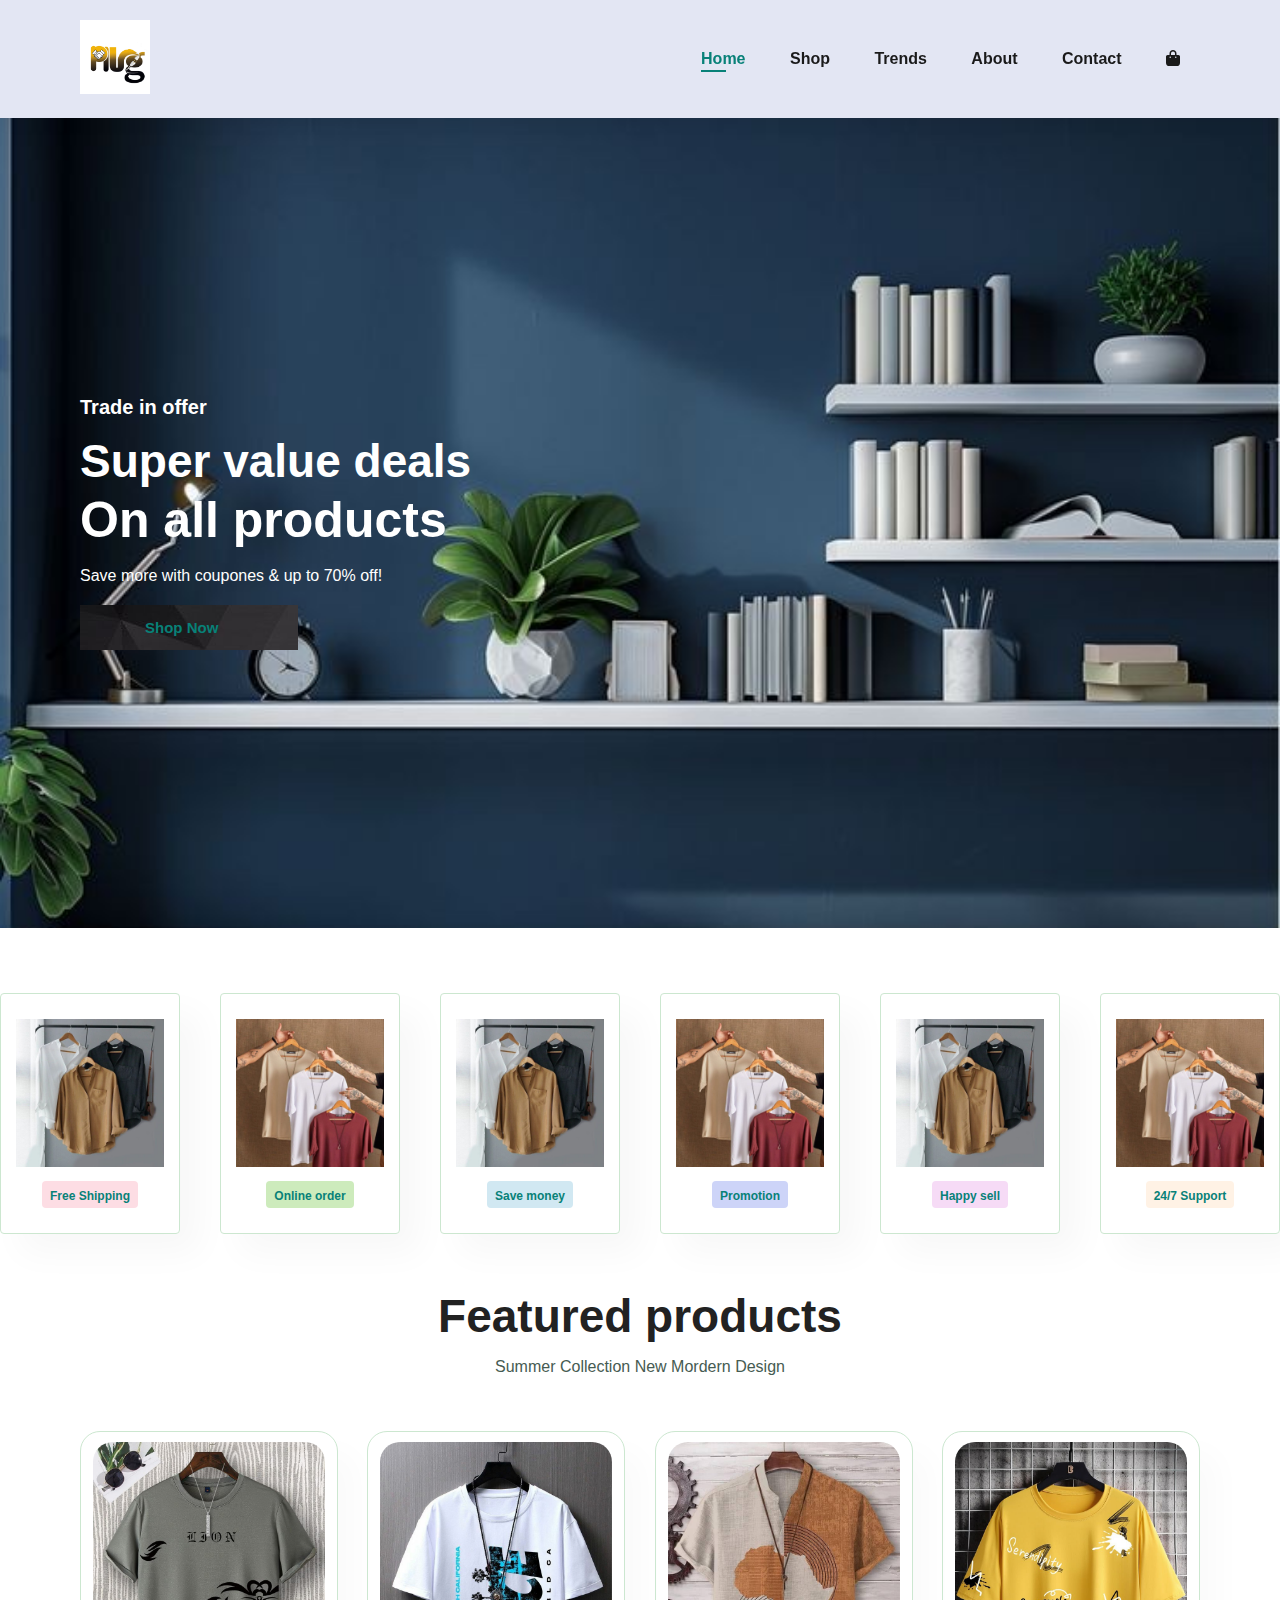
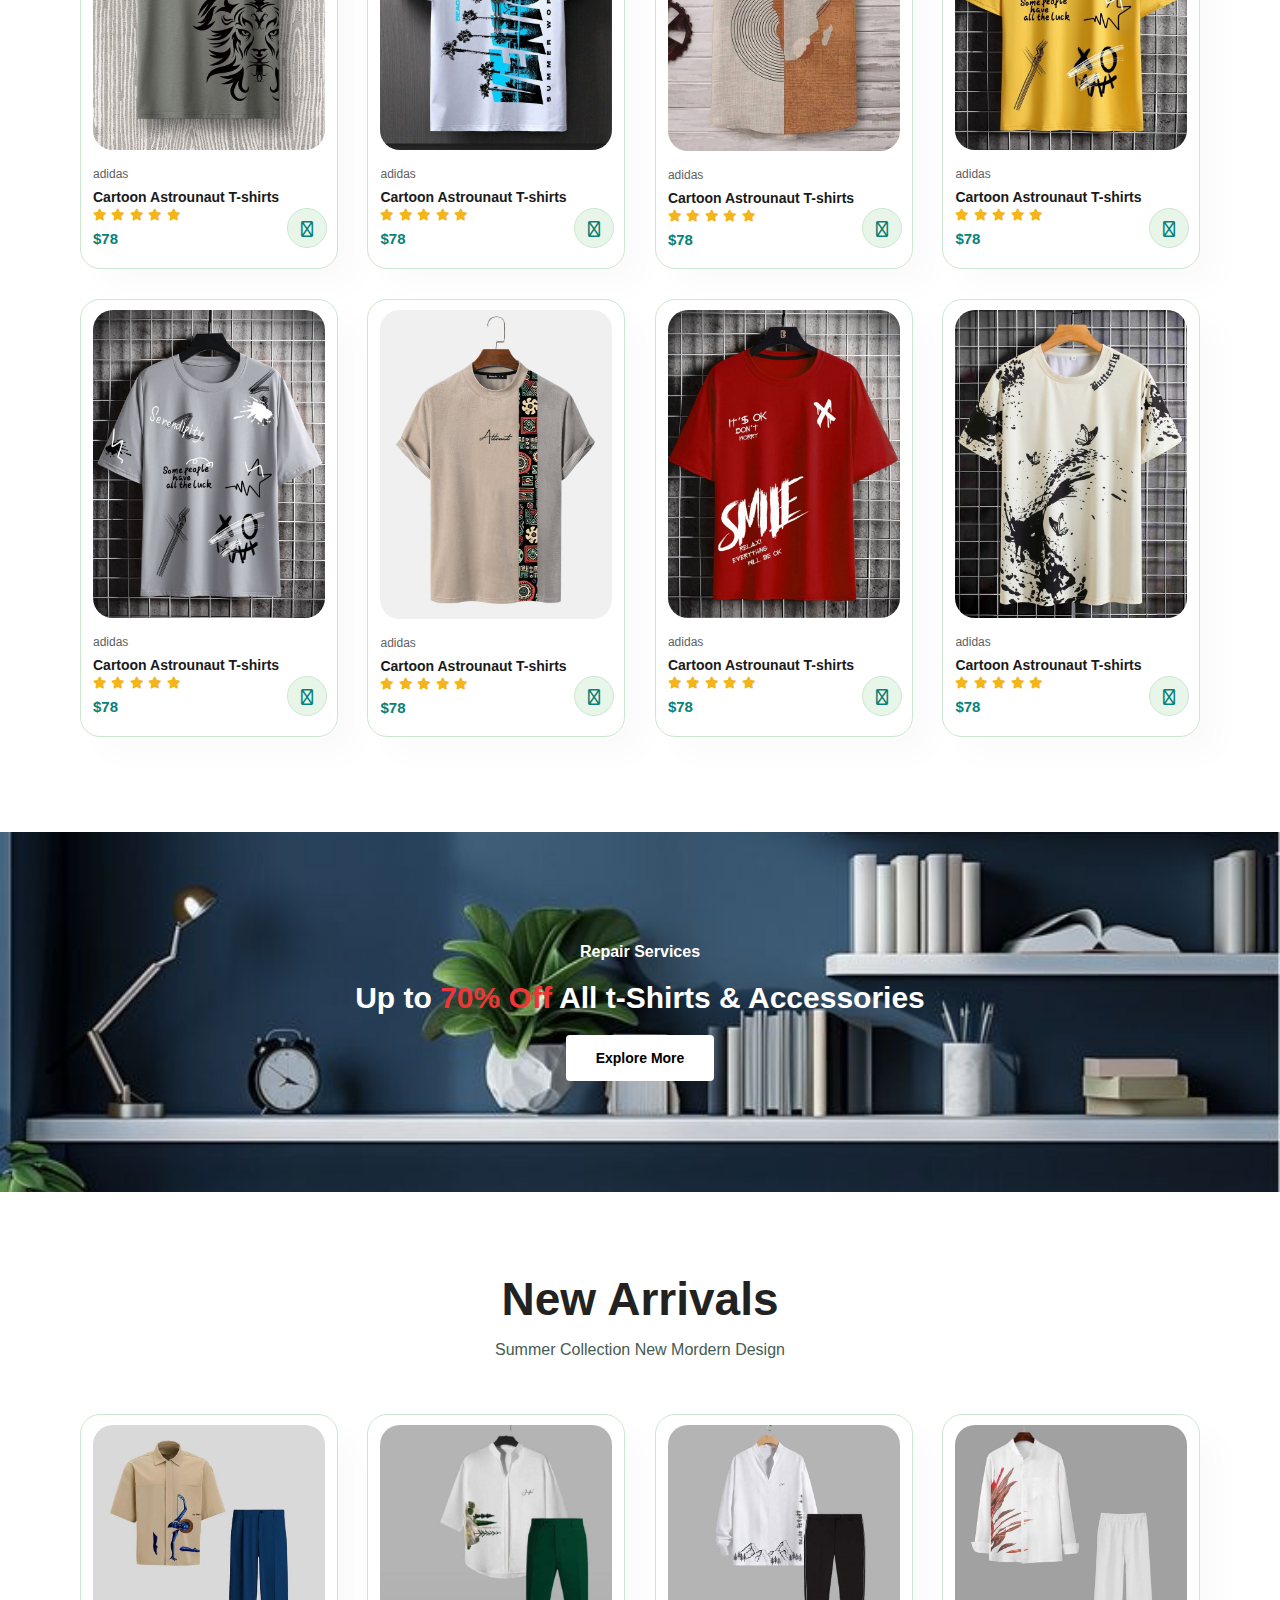
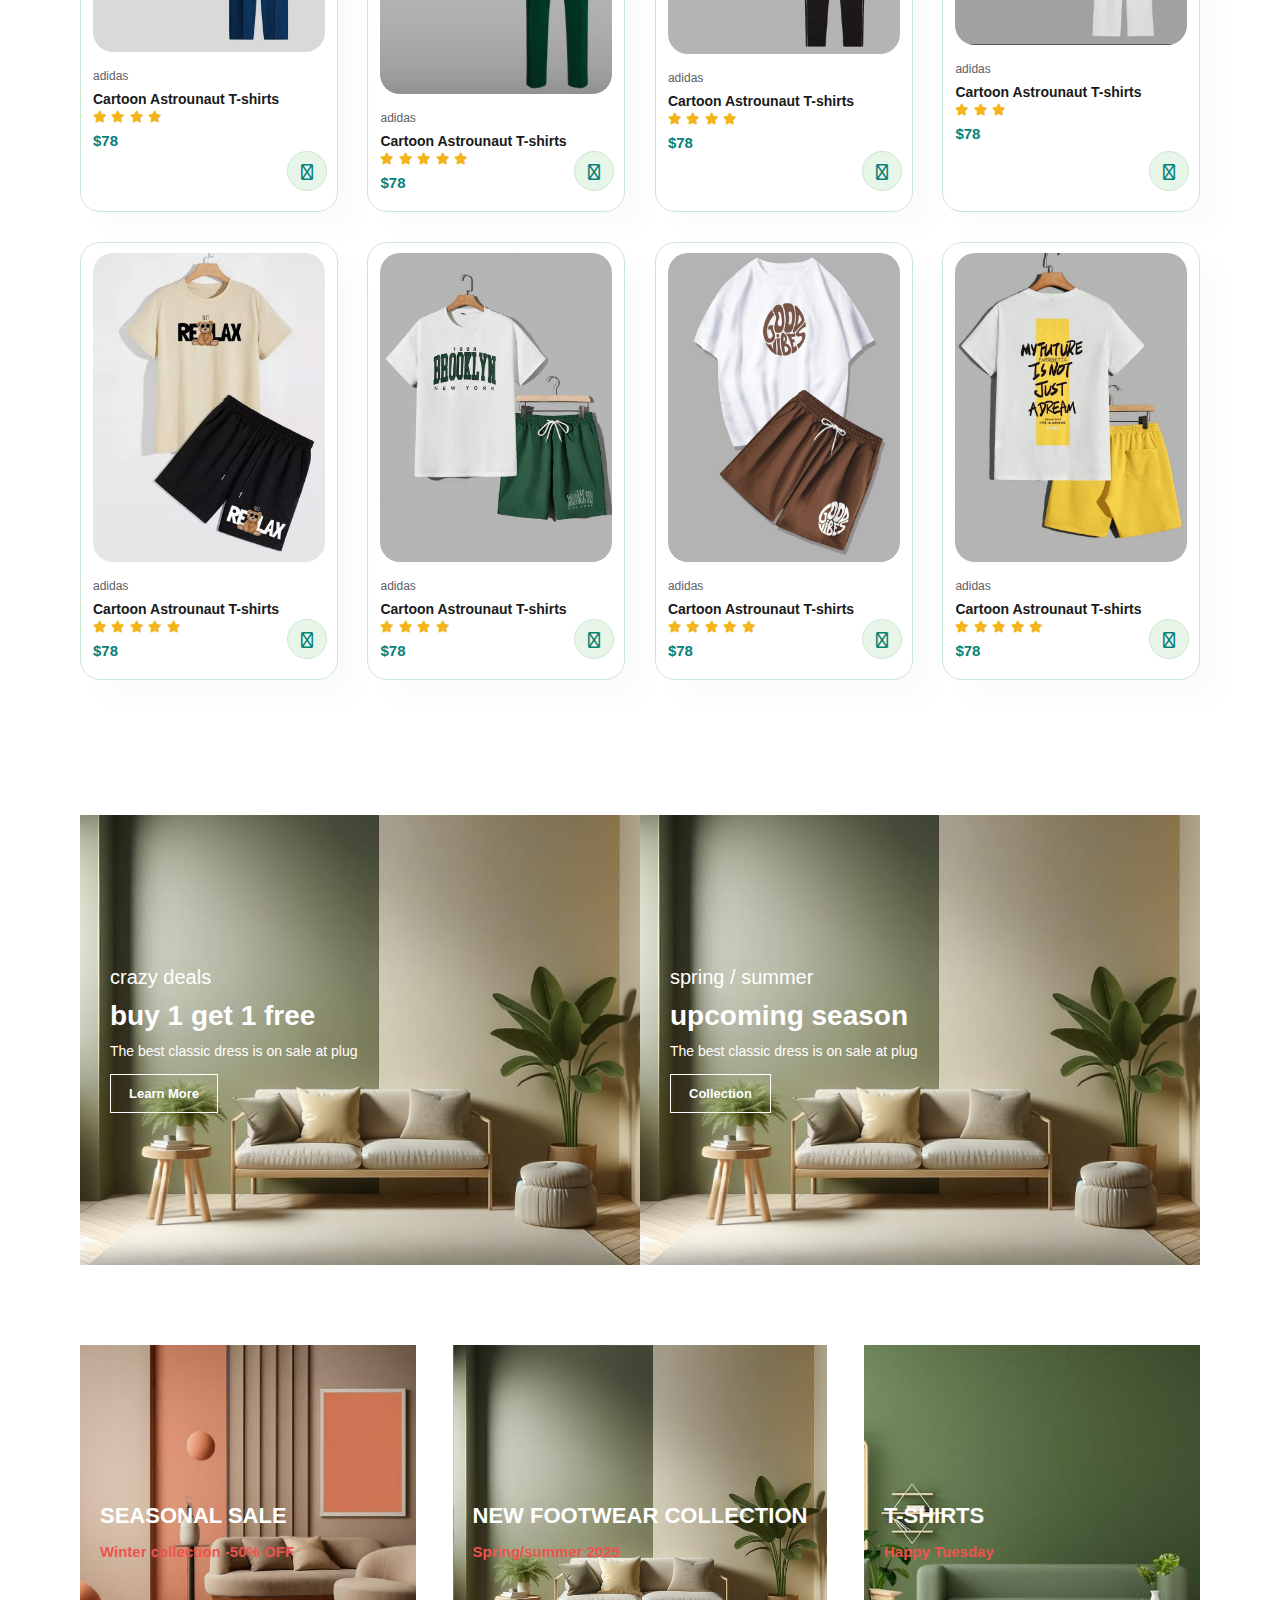
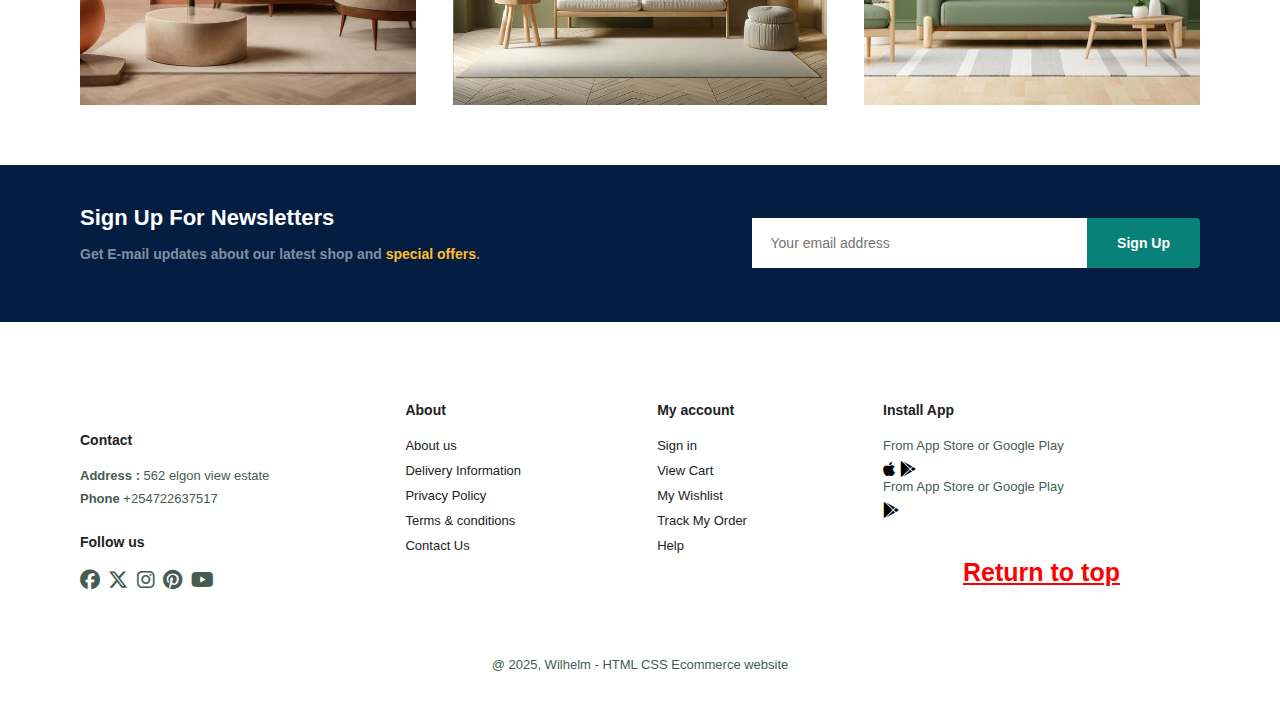
<file: index.html>
<!DOCTYPE html>
<html lang="en">
  <head>
    <meta charset="UTF-8" />
    <meta name="viewport" content="width=device-width, initial-scale=1.0" />
    <title>Document</title>
    <link rel="stylesheet" href="index.css" />
    <link
      rel="stylesheet"
      href="https://cdnjs.cloudflare.com/ajax/libs/font-awesome/6.7.2/css/all.min.css"
      integrity="sha512-Evv84Mr4kqVGRNSgIGL/F/aIDqQb7xQ2vcrdIwxfjThSH8CSR7PBEakCr51Ck+w+/U6swU2Im1vVX0SVk9ABhg=="
      crossorigin="anonymous"
      referrerpolicy="no-referrer"
    />
  </head>
  <body  id="top">
    <section id="header">
      <a href="#"><img src="New folder/IMG-20250320-WA0007.jpg" class="logo" alt="" /></a>

      <div>
        <ul id="navbar">
          <li><a class="active" href="index.html">Home</a></li>
          <li><a href="shop.html">Shop</a></li>
          <li><a href="blog.html">Trends</a></li>
          <li><a href="about.html">About</a></li>
          <li><a href="contact.html">Contact</a></li>
          <li id="lg-bag">
            <a href="cart.html"><i class="fas fa-shopping-bag"></i></a>
          </li>
          <i class="fas fa-close" onclick="closenavbar()"></i>
        </ul>
        <i class="fas fa-bars" onclick="opennavbar()"></i>
      </div>
      
    </section>

    <section id="hero">
      <h4>Trade in offer</h4>
      <h2>Super value deals</h2>
      <h1>On all products</h1>
      <p>Save more with coupones & up to 70% off!</p>
      <a href="shop.html"><button type="button">Shop Now</button></a>
    </section>

    <section id="feature" class=".section-p1">
      <div class="fe-box">
        <img src="images/82c371cc2365a70d86ba9ce78732a491.jpg" alt="" />
        <h6>Free Shipping</h6>
      </div>

      <div class="fe-box">
        <img src="images/006312136d860e735d84d9a170559c58.jpg" alt="" />
        <h6>Online order</h6>
      </div>

      <div class="fe-box">
        <img src="images/82c371cc2365a70d86ba9ce78732a491.jpg" alt="" />
        <h6>Save money</h6>
      </div>

      <div class="fe-box">
        <img src="images/006312136d860e735d84d9a170559c58.jpg" alt="" />
        <h6>Promotion</h6>
      </div>

      <div class="fe-box">
        <img src="images/82c371cc2365a70d86ba9ce78732a491.jpg" alt="" />
        <h6>Happy sell</h6>
      </div>

      <div class="fe-box">
        <img src="images/006312136d860e735d84d9a170559c58.jpg" alt="" />
        <h6>24/7 Support</h6>
      </div>
    </section>

    <section id="product1" class="section-p1">
      <h2>Featured products</h2>
      <p>Summer Collection New Mordern Design</p>
      <div class="pro-container">
        <div class="pro">
          <img src="images/items/49f941446bbf79f693f2b342c8b84b5a.jpg" alt="" />
          <div class="des">
            <span>adidas</span>
            <h5>Cartoon Astrounaut T-shirts</h5>
            <div class="star">
              <i class="fas fa-star"></i>
              <i class="fas fa-star"></i>
              <i class="fas fa-star"></i>
              <i class="fas fa-star"></i>
              <i class="fas fa-star"></i>
            </div>
            <h4>$78</h4>
          </div>
          <a href="#"> <i class="fa-solid fa-cart-shopping"></i></i></a>
        </div>

        <div class="pro">
          <img src="images/items/67a09d58fefe2c8affa83d279270f108.jpg" alt="" />
          <div class="des">
            <span>adidas</span>
            <h5>Cartoon Astrounaut T-shirts</h5>
            <div class="star">
              <i class="fas fa-star"></i>
              <i class="fas fa-star"></i>
              <i class="fas fa-star"></i>
              <i class="fas fa-star"></i>
              <i class="fas fa-star"></i>
            </div>
            <h4>$78</h4>
          </div>
          <a href="#"> <i class="fa-solid fa-cart-shopping"></i></i></a>
        </div>

        <div class="pro">
          <img src="images/items/91ab5490273f45a5dd3f5c709ac87e6a.jpg" alt="" />
          <div class="des">
            <span>adidas</span>
            <h5>Cartoon Astrounaut T-shirts</h5>
            <div class="star">
              <i class="fas fa-star"></i>
              <i class="fas fa-star"></i>
              <i class="fas fa-star"></i>
              <i class="fas fa-star"></i>
              <i class="fas fa-star"></i>
            </div>
            <h4>$78</h4>
          </div>
          <a href="#"> <i class="fa-solid fa-cart-shopping"></i></i></a>
        </div>

        <div class="pro">
          <img src="images/items/139f055c83cf4f3e94538fe0b4fdb45c.jpg" alt="" />
          <div class="des">
            <span>adidas</span>
            <h5>Cartoon Astrounaut T-shirts</h5>
            <div class="star">
              <i class="fas fa-star"></i>
              <i class="fas fa-star"></i>
              <i class="fas fa-star"></i>
              <i class="fas fa-star"></i>
              <i class="fas fa-star"></i>
            </div>
            <h4>$78</h4>
          </div>
          <a href="#"> <i class="fa-solid fa-cart-shopping"></i></i></a>
        </div>

        <div class="pro">
          <img src="images/items/01955d39d51b112fe5095e9e1629efa8.jpg" alt="" />
          <div class="des">
            <span>adidas</span>
            <h5>Cartoon Astrounaut T-shirts</h5>
            <div class="star">
              <i class="fas fa-star"></i>
              <i class="fas fa-star"></i>
              <i class="fas fa-star"></i>
              <i class="fas fa-star"></i>
              <i class="fas fa-star"></i>
            </div>
            <h4>$78</h4>
          </div>
          <a href="#"> <i class="fa-solid fa-cart-shopping"></i></i></a>
        </div>

        <div class="pro">
          <img src="images/items/3824b281c386fa011e59f5a3dade0943.jpg" alt="" />
          <div class="des">
            <span>adidas</span>
            <h5>Cartoon Astrounaut T-shirts</h5>
            <div class="star">
              <i class="fas fa-star"></i>
              <i class="fas fa-star"></i>
              <i class="fas fa-star"></i>
              <i class="fas fa-star"></i>
              <i class="fas fa-star"></i>
            </div>
            <h4>$78</h4>
          </div>
          <a href="#"> <i class="fa-solid fa-cart-shopping"></i></i></a>
        </div>

        <div class="pro">
          <img src="images/items/9571905974fe905af642ba9847959014.jpg" alt="" />
          <div class="des">
            <span>adidas</span>
            <h5>Cartoon Astrounaut T-shirts</h5>
            <div class="star">
              <i class="fas fa-star"></i>
              <i class="fas fa-star"></i>
              <i class="fas fa-star"></i>
              <i class="fas fa-star"></i>
              <i class="fas fa-star"></i>
            </div>
            <h4>$78</h4>
          </div>
          <a href="#"> <i class="fa-solid fa-cart-shopping"></i></i></a>
        </div>

        <div class="pro">
          <img src="images/items/ab50876f97f1d1519dfd90c18f965ed8.jpg" alt="" />
          <div class="des">
            <span>adidas</span>
            <h5>Cartoon Astrounaut T-shirts</h5>
            <div class="star">
              <i class="fas fa-star"></i>
              <i class="fas fa-star"></i>
              <i class="fas fa-star"></i>
              <i class="fas fa-star"></i>
              <i class="fas fa-star"></i>
            </div>
            <h4>$78</h4>
          </div>
          <a href="#"> <i class="fa-solid fa-cart-shopping"></i></i></a>
        </div>
      </div>
    </section>

    <section id="banner" class="section-m1">
      <h4>Repair Services</h4>
      <h2>Up to <span>70% Off</span> All t-Shirts & Accessories</h2>
      <button class="normal">Explore More</button>
    </section>

    <section id="product1" class="section-p1">
      <h2 id="New arrivals">New Arrivals</h2>
      <p>Summer Collection New Mordern Design</p>
      <div class="pro-container">
        <div class="pro">
          <img src="images/items/547cd8625b354c11681573c158da3051.jpg" alt="" />
          <div class="des">
            <span>adidas</span>
            <h5>Cartoon Astrounaut T-shirts</h5>
            <div class="star">
              <i class="fas fa-star"></i>
              <i class="fas fa-star"></i>
              <i class="fas fa-star"></i>
              <i class="fas fa-star"></i>
              
            </div>
            <h4>$78</h4>
          </div>
          <a href="#"> <i class="fa-solid fa-cart-shopping"></i></i></a>
        </div>

        <div class="pro">
          <img src="images/items/c547ac1c3d0c8dbd5b3289a402c7742c.jpg" alt="" />
          <div class="des">
            <span>adidas</span>
            <h5>Cartoon Astrounaut T-shirts</h5>
            <div class="star">
              <i class="fas fa-star"></i>
              <i class="fas fa-star"></i>
              <i class="fas fa-star"></i>
              <i class="fas fa-star"></i>
              <i class="fas fa-star"></i>
            </div>
            <h4>$78</h4>
          </div>
          <a href="#"> <i class="fa-solid fa-cart-shopping"></i></i></a>
        </div>

        <div class="pro">
          <img src="images/items/d1a7f74d4616b3ea78e776bd319c7599.jpg" alt="" />
          <div class="des">
            <span>adidas</span>
            <h5>Cartoon Astrounaut T-shirts</h5>
            <div class="star">
              <i class="fas fa-star"></i>
              <i class="fas fa-star"></i>
              <i class="fas fa-star"></i>
              <i class="fas fa-star"></i>
              
            </div>
            <h4>$78</h4>
          </div>
          <a href="#"> <i class="fa-solid fa-cart-shopping"></i></i></a>
        </div>

        <div class="pro">
          <img src="images/items/e8229eead480d34121d95b8d383d056b.jpg" alt="" />
          <div class="des">
            <span>adidas</span>
            <h5>Cartoon Astrounaut T-shirts</h5>
            <div class="star">
              <i class="fas fa-star"></i>
              <i class="fas fa-star"></i>
              <i class="fas fa-star"></i>
              
            </div>
            <h4>$78</h4>
          </div>
          <a href="#"> <i class="fa-solid fa-cart-shopping"></i></i></a>
        </div>

        <div class="pro">
          <img src="images/items/ce0497e7260c0280c4b4e96364c930cc.jpg" alt="" />
          <div class="des">
            <span>adidas</span>
            <h5>Cartoon Astrounaut T-shirts</h5>
            <div class="star">
              <i class="fas fa-star"></i>
              <i class="fas fa-star"></i>
              <i class="fas fa-star"></i>
              <i class="fas fa-star"></i>
              <i class="fas fa-star"></i>
            </div>
            <h4>$78</h4>
          </div>
          <a href="#"> <i class="fa-solid fa-cart-shopping"></i></i></a>
        </div>

        <div class="pro">
          <img src="images/items/d0a0fcceccb724f5223926584463c67f.jpg" alt="" />
          <div class="des">
            <span>adidas</span>
            <h5>Cartoon Astrounaut T-shirts</h5>
            <div class="star">
              <i class="fas fa-star"></i>
              <i class="fas fa-star"></i>
              <i class="fas fa-star"></i>
              <i class="fas fa-star"></i>
              
            </div>
            <h4>$78</h4>
          </div>
          <a href="#"> <i class="fa-solid fa-cart-shopping"></i></i></a>
        </div>

        <div class="pro">
          <img src="images/items/f87e9e29f05328022d3445b0840c00be.jpg" alt="" />
          <div class="des">
            <span>adidas</span>
            <h5>Cartoon Astrounaut T-shirts</h5>
            <div class="star">
              <i class="fas fa-star"></i>
              <i class="fas fa-star"></i>
              <i class="fas fa-star"></i>
              <i class="fas fa-star"></i>
              <i class="fas fa-star"></i>
            </div>
            <h4>$78</h4>
          </div>
          <a href="#"> <i class="fa-solid fa-cart-shopping"></i></i></a>
        </div>

        <div class="pro">
          <img src="images/items/836aaa905ef601c814c98ddda81eee5c.jpg" alt="" />
          <div class="des">
            <span>adidas</span>
            <h5>Cartoon Astrounaut T-shirts</h5>
            <div class="star">
              <i class="fas fa-star"></i>
              <i class="fas fa-star"></i>
              <i class="fas fa-star"></i>
              <i class="fas fa-star"></i>
              <i class="fas fa-star"></i>
            </div>
            <h4>$78</h4>
          </div>
          <a href="#"> <i class="fa-solid fa-cart-shopping"></i></i></a>
        </div>
      </div>
    </section>

    <section  class="section-p1 section-m1 ">
    <div id="sm-banner">
      <div class="banner-box">
        <h4>crazy deals</h4>
        <h2>buy 1 get 1 free</h2>
        <span>The best classic dress is on sale at plug</span>
        <button class="white">Learn More</button>
      </div>

      <div class="banner-box banner-box2">
        <h4>spring / summer</h4>
        <h2>upcoming season</h2>
        <span>The best classic dress is on sale at plug</span>
        <button class="white">Collection</button>
      </div>
    </div>
    </section>

    <section id="banner3">
      <div class="banner-box">
        <h2>SEASONAL SALE</h2>
        <h3>Winter collection -50% OFF</h3>
      </div>

      <div class="banner-box banner-box2">
        <h2>NEW FOOTWEAR COLLECTION</h2>
        <h3>Spring/summer 2025</h3>
      </div>

      <div class="banner-box banner-box3">
        <h2>T-SHIRTS</h2>
        <h3>Happy Tuesday</h3>
      </div>
    </section>

    <section id="newsletter" class="section-p1 section-m1">
      <div class="newstext">
        <h4>Sign Up For Newsletters</h4>
        <p>
          Get E-mail updates about our latest shop and
          <span>special offers</span>.
        </p>
      </div>
      <div class="form">
        <input type="text" placeholder="Your email address" />
        <button class="normal">Sign Up</button>
      </div>
    </section>

    <footer class="section-p1">
      <div class="col">
        <img class="logo" alt="" />
        <h4>Contact</h4>
        <p><strong>Address :</strong> 562 elgon view estate</p>
        <p><strong>Phone</strong> +254722637517</p>
        <div class="follow">
          <h4>Follow us</h4>
          <div class="icon">
            <a href="https://www.facebook.com"><i class="fab fa-facebook"></i></a>
            <a href="https://www.x.com"><i class="fa-brands fa-x-twitter"></i></a>
            <a href="https://www.instagram.com"><i class="fa-brands fa-instagram"></i></a>
            <a href="https://www.pinterest.com"><i class="fa-brands fa-pinterest"></i></a>
            <a href="https://www.youtube.com"><i class="fab fa-youtube"></i></a>
          </div>
        </div>
      </div>

      <div class="col">
        <h4>About</h4>
        <a href="#">About us</a>
        <a href="#">Delivery Information</a>
        <a href="#">Privacy Policy</a>
        <a href="#">Terms & conditions</a>
        <a href="#">Contact Us</a>
      </div>

      <div class="col">
        <h4>My account</h4>
        <a href="#">Sign in </a>
        <a href="#">View Cart</a>
        <a href="#">My Wishlist</a>
        <a href="#">Track My Order</a>
        <a href="#">Help</a>
      </div>

      <div class="col install">
        <h4>Install App</h4>
        <p>From App Store or Google Play</p>
        <div class="row">
          <i class="fa-brands fa-apple"></i>
          <i class="fa-brands fa-google-play"></i>
        </div>
        <p>From App Store or Google Play</p>
        <i class="fa-brands fa-google-play"></i>
        <a href="#top" class="Returntop section-p1">Return to top</a>
        
      </div>

      <div class="copyright">
        <p>@ 2025, Wilhelm - HTML CSS Ecommerce website</p>
      </div>
    </footer>

   <script src="index.js"></script>

   
   
  </body>
</html>
</file>
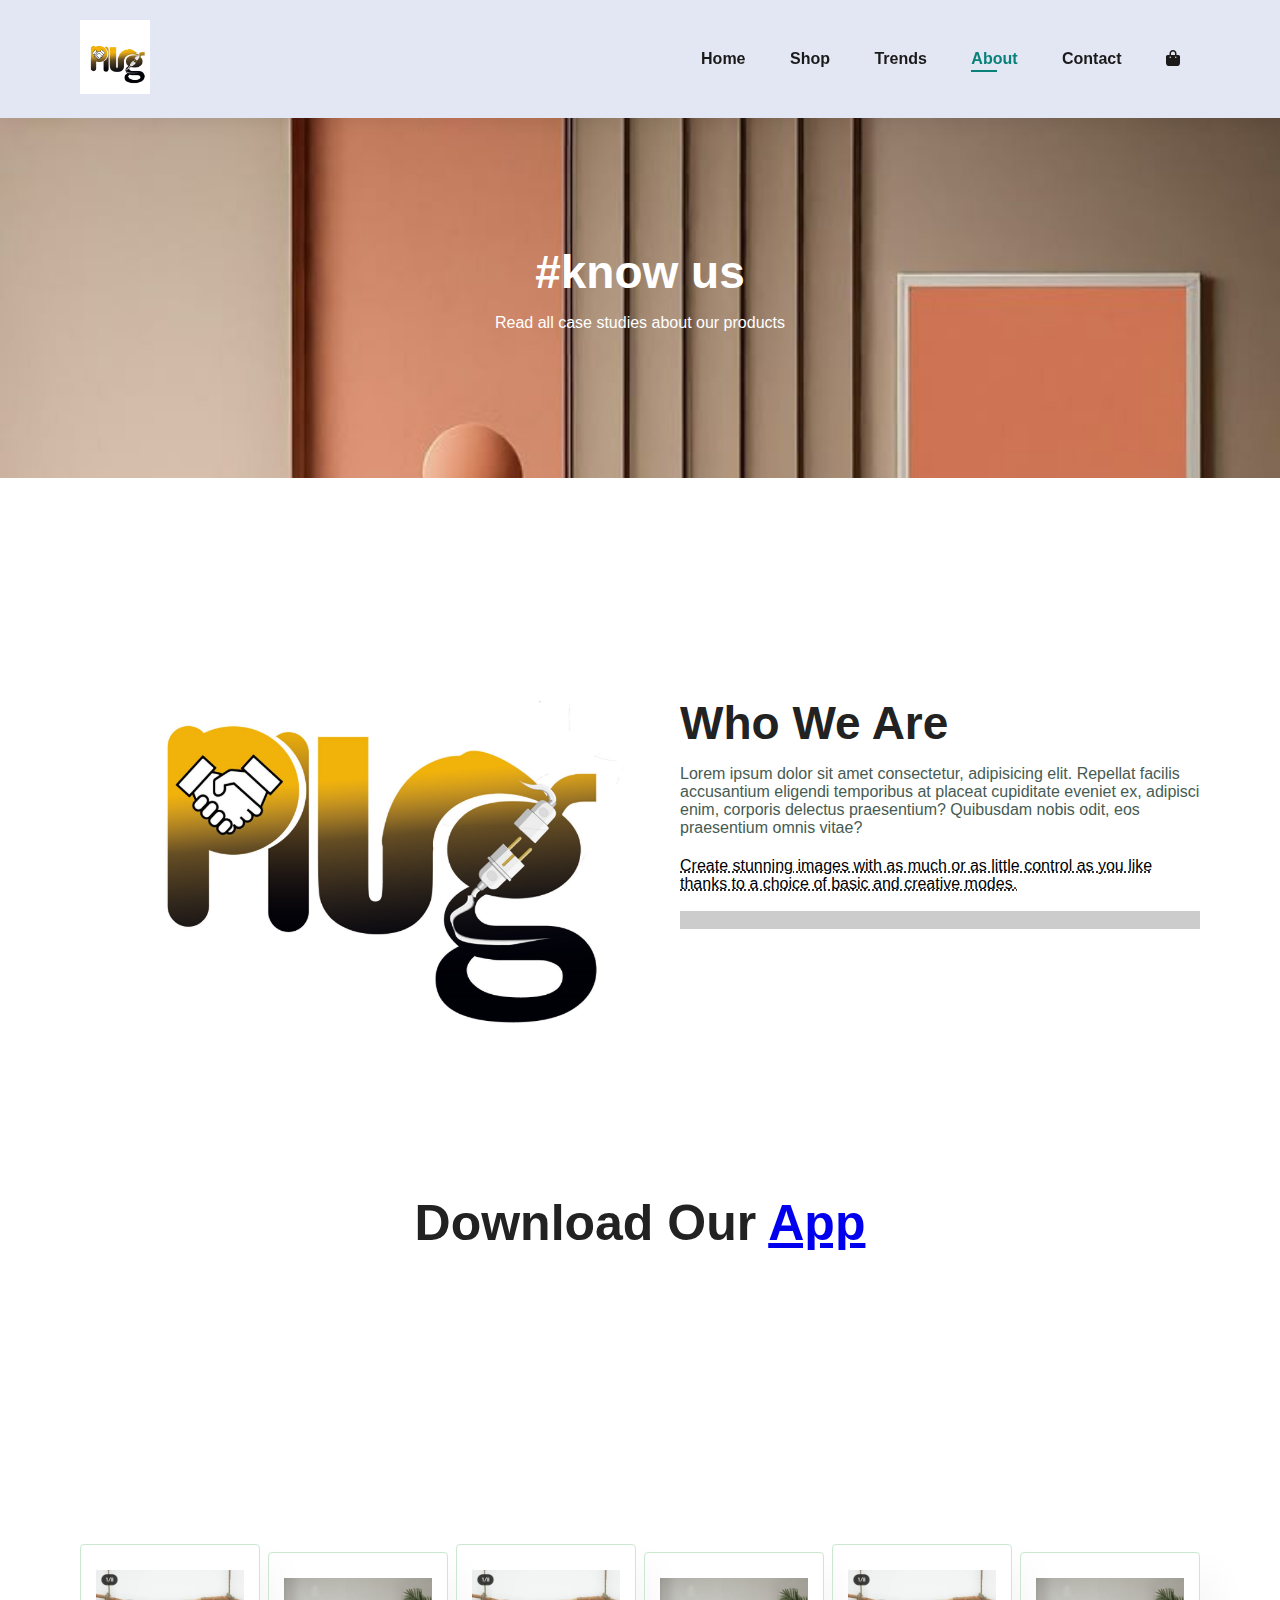
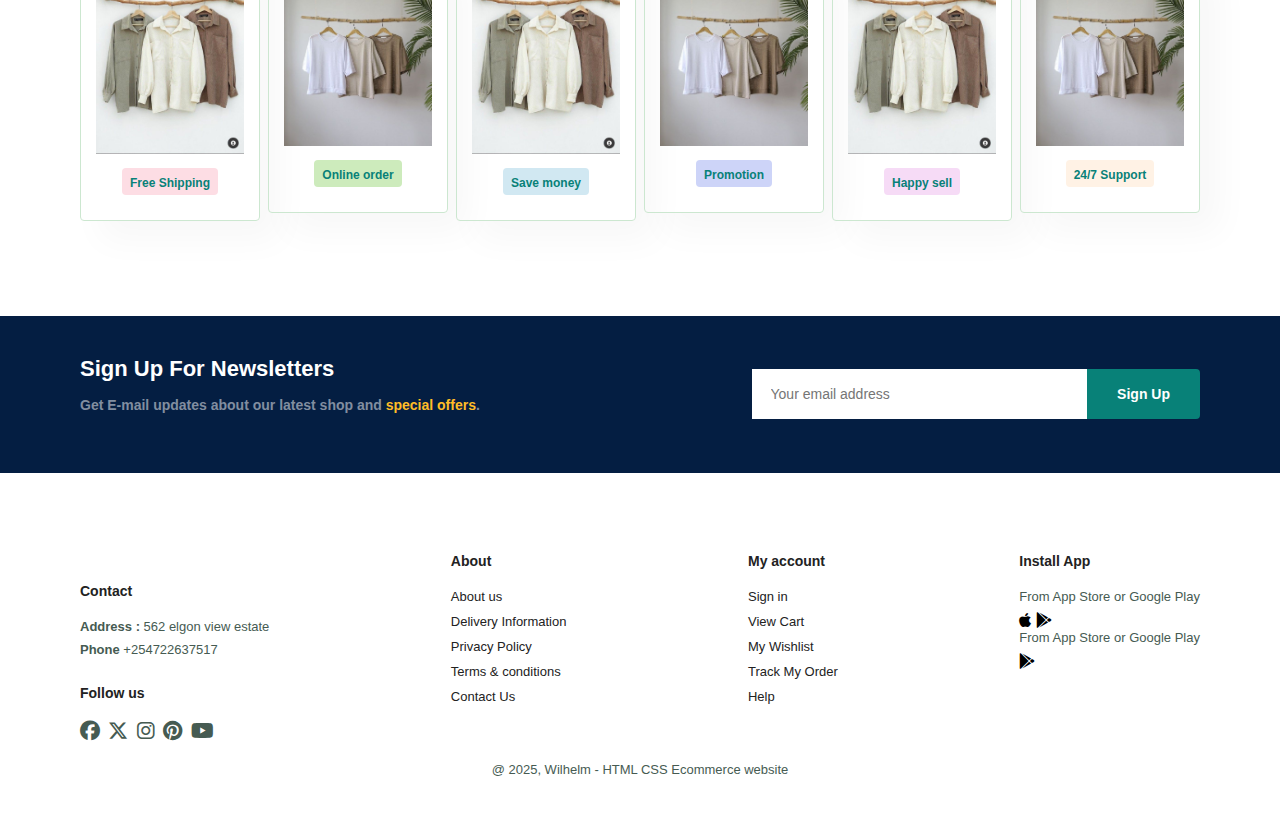
<file: about.html>
<!DOCTYPE html>
<html lang="en">
  <head>
    <meta charset="UTF-8" />
    <meta name="viewport" content="width=device-width, initial-scale=1.0" />
    <title>Document</title>
    <link rel="stylesheet" href="index.css" />
    <link
      rel="stylesheet"
      href="https://cdnjs.cloudflare.com/ajax/libs/font-awesome/6.7.2/css/all.min.css"
      integrity="sha512-Evv84Mr4kqVGRNSgIGL/F/aIDqQb7xQ2vcrdIwxfjThSH8CSR7PBEakCr51Ck+w+/U6swU2Im1vVX0SVk9ABhg=="
      crossorigin="anonymous"
      referrerpolicy="no-referrer"
    />
  </head>
  <body>
    <section id="header">
      <a href="#"
        ><img src="New folder/IMG-20250320-WA0007.jpg" class="logo" alt=""
      /></a>

      <div>
        <ul id="navbar">
          <li><a href="index.html">Home</a></li>
          <li><a href="shop.html">Shop</a></li>
          <li><a href="blog.html">Trends</a></li>
          <li><a class="active" href="about.html">About</a></li>
          <li><a href="contact.html">Contact</a></li>
          <li id="lg-bag">
            <a href="cart.html"><i class="fas fa-shopping-bag"></i></a>
          </li>
          <i class="fas fa-close" onclick="closenavbar()"></i>
        </ul>
        <i class="fas fa-bars" onclick="opennavbar()"></i>
      </div>
    </section>

    <section id="page-header" class="about-header">
      <h2>#know us</h2>

      <p>Read all case studies about our products</p>
    </section>

    <section id="about-head" class="section-p1">
      <img src="New folder/IMG-20250320-WA0007.jpg" alt="" />
      <div>
        <h2>Who We Are</h2>
        <p>
          Lorem ipsum dolor sit amet consectetur, adipisicing elit. Repellat
          facilis accusantium eligendi temporibus at placeat cupiditate eveniet
          ex, adipisci enim, corporis delectus praesentium? Quibusdam nobis
          odit, eos praesentium omnis vitae?
        </p>
        <abbr title=""
          >Create stunning images with as much or as little control as you like
          thanks to a choice of basic and creative modes.
        </abbr>

        <br /><br />

        <marquee bgcolor="#ccc" loop="1" scrollamount="5" width="100%"
          >Create stunning images with as much or as little control as you like
          thanks to a choice of basic and creative modes.</marquee
        >
      </div>
    </section>

    <section id="about-app" class="section-p1">
      <h1>Download Our <a href="#">App</a></h1>
      <div class="video">
        <video autoplay muted loop src=""></video>
      </div>
    </section>

    <section id="feature" class="section-p1">
      <div class="fe-box">
        <img src="images/ff1aa954f541ad7353705f099a8722a8.jpg" alt="" />
        <h6>Free Shipping</h6>
      </div>

      <div class="fe-box">
        <img src="images/cca131705292f715acc060363bec6e21.jpg" alt="" />
        <h6>Online order</h6>
      </div>

      <div class="fe-box">
        <img src="images/ff1aa954f541ad7353705f099a8722a8.jpg" alt="" />
        <h6>Save money</h6>
      </div>

      <div class="fe-box">
        <img src="images/cca131705292f715acc060363bec6e21.jpg" alt="" />
        <h6>Promotion</h6>
      </div>

      <div class="fe-box">
        <img src="images/ff1aa954f541ad7353705f099a8722a8.jpg" alt="" />
        <h6>Happy sell</h6>
      </div>

      <div class="fe-box">
        <img src="images/cca131705292f715acc060363bec6e21.jpg" alt="" />
        <h6>24/7 Support</h6>
      </div>
    </section>

    <section id="newsletter" class="section-p1 section-m1">
      <div class="newstext">
        <h4>Sign Up For Newsletters</h4>
        <p>
          Get E-mail updates about our latest shop and
          <span>special offers</span>.
        </p>
      </div>
      <div class="form">
        <input type="text" placeholder="Your email address" />
        <button class="normal">Sign Up</button>
      </div>
    </section>

    <footer class="section-p1">
      <div class="col">
        <img class="logo" alt="" />
        <h4>Contact</h4>
        <p><strong>Address :</strong> 562 elgon view estate</p>
        <p><strong>Phone</strong> +254722637517</p>
        <div class="follow">
          <h4>Follow us</h4>
          <div class="icon">
            <a href="https://www.facebook.com"
              ><i class="fab fa-facebook"></i
            ></a>
            <a href="https://www.x.com"
              ><i class="fa-brands fa-x-twitter"></i
            ></a>
            <a href="https://www.instagram.com"
              ><i class="fa-brands fa-instagram"></i
            ></a>
            <a href="https://www.pinterest.com"
              ><i class="fa-brands fa-pinterest"></i
            ></a>
            <a href="https://www.youtube.com"><i class="fab fa-youtube"></i></a>
          </div>
        </div>
      </div>

      <div class="col">
        <h4>About</h4>
        <a href="#">About us</a>
        <a href="#">Delivery Information</a>
        <a href="#">Privacy Policy</a>
        <a href="#">Terms & conditions</a>
        <a href="#">Contact Us</a>
      </div>

      <div class="col">
        <h4>My account</h4>
        <a href="#">Sign in </a>
        <a href="#">View Cart</a>
        <a href="#">My Wishlist</a>
        <a href="#">Track My Order</a>
        <a href="#">Help</a>
      </div>

      <div class="col install">
        <h4>Install App</h4>
        <p>From App Store or Google Play</p>
        <div class="row">
          <i class="fa-brands fa-apple"></i>
          <i class="fa-brands fa-google-play"></i>
        </div>
        <p>From App Store or Google Play</p>
        <i class="fa-brands fa-google-play"></i>
      </div>

      <div class="copyright">
        <p>@ 2025, Wilhelm - HTML CSS Ecommerce website</p>
      </div>
    </footer>

    <script src="index.js"></script>
  </body>
</html>
</file>
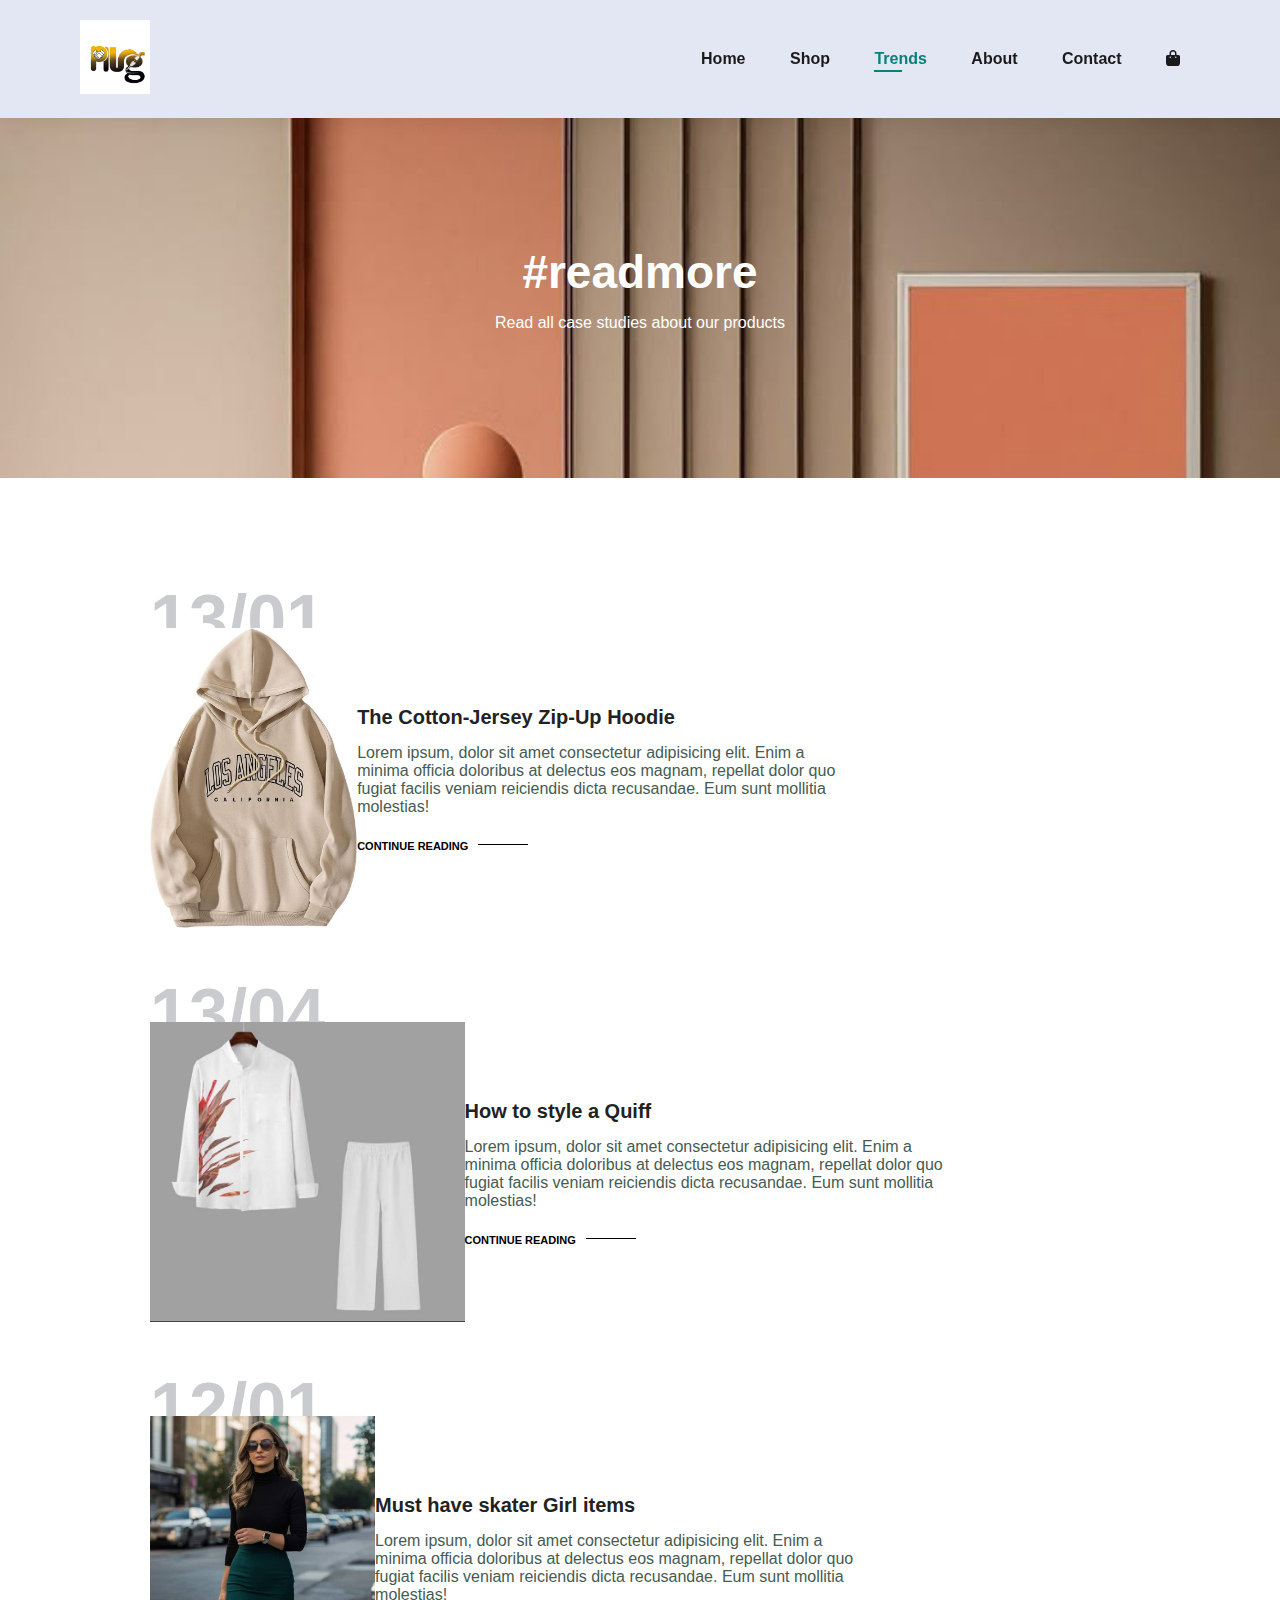
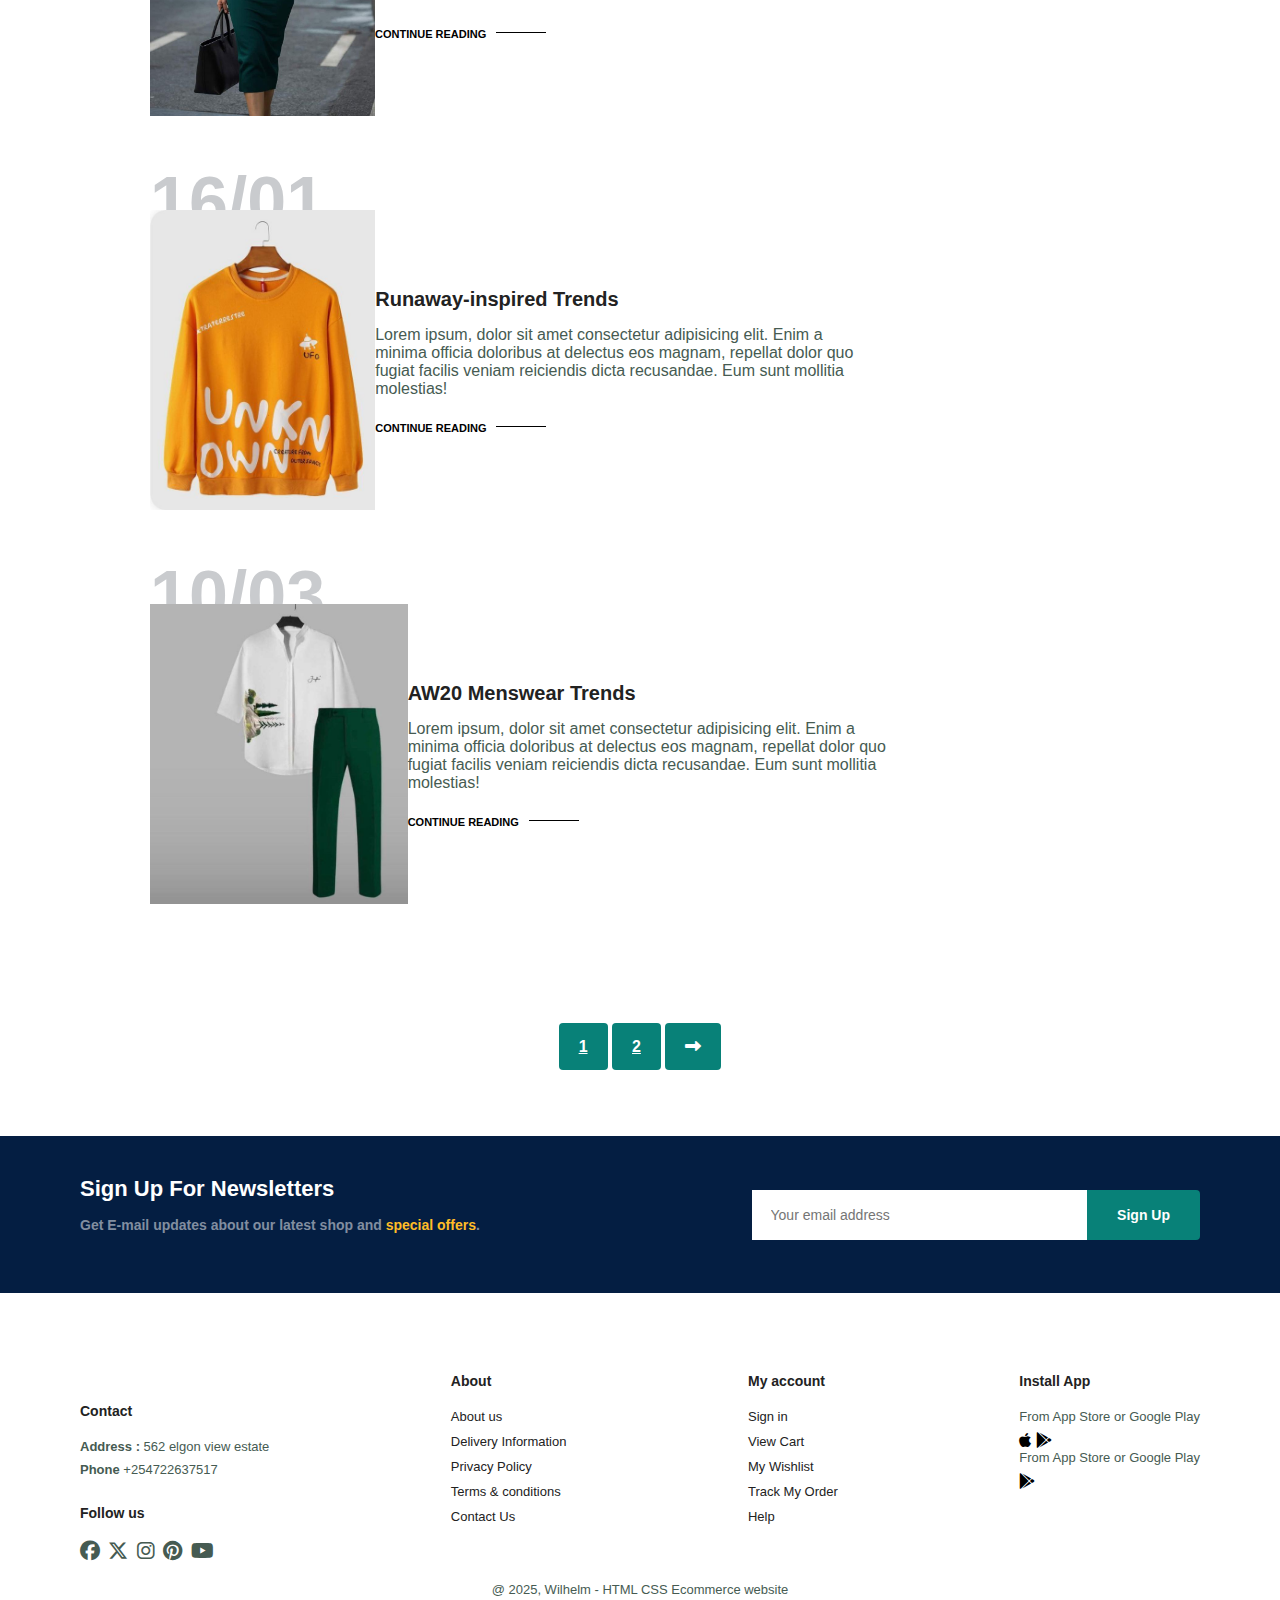
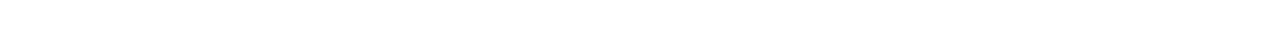
<file: blog.html>
<!DOCTYPE html>
<html lang="en">
  <head>
    <meta charset="UTF-8" />
    <meta name="viewport" content="width=device-width, initial-scale=1.0" />
    <title>Document</title>
    <link rel="stylesheet" href="index.css" />
    <link rel="stylesheet" href="" />
    <link
      rel="stylesheet"
      href="https://cdnjs.cloudflare.com/ajax/libs/font-awesome/6.7.2/css/all.min.css"
      integrity="sha512-Evv84Mr4kqVGRNSgIGL/F/aIDqQb7xQ2vcrdIwxfjThSH8CSR7PBEakCr51Ck+w+/U6swU2Im1vVX0SVk9ABhg=="
      crossorigin="anonymous"
      referrerpolicy="no-referrer"
    />
  </head>
  <body>
    <section id="header">
      <a href="#"
        ><img src="New folder/IMG-20250320-WA0007.jpg" class="logo" alt=""
      /></a>

      <div>
        <ul id="navbar">
          <li><a href="index.html">Home</a></li>
          <li><a href="shop.html">Shop</a></li>
          <li><a class="active" href="blog.html">Trends</a></li>
          <li><a href="about.html">About</a></li>
          <li><a href="contact.html">Contact</a></li>
          <li id="lg-bag">
            <a href="cart.html"><i class="fas fa-shopping-bag"></i></a>
          </li>
          <i class="fas fa-close" onclick="closenavbar()"></i>
        </ul>
        <i class="fas fa-bars" onclick="opennavbar()"></i>
      </div>
    </section>

    <section id="page-header" class="blog-header">
      <h2>#readmore</h2>

      <p>Read all case studies about our products</p>
    </section>

    <section id="blog">
      <div class="blog-box">
        <div class="blog-image">
          <img src="images/c5243084b4a6442b932f3d042cfa2353.jpg" alt="" />
        </div>
        <div class="blog-details">
          <h4>The Cotton-Jersey Zip-Up Hoodie</h4>
          <p>
            Lorem ipsum, dolor sit amet consectetur adipisicing elit. Enim a
            minima officia doloribus at delectus eos magnam, repellat dolor quo
            fugiat facilis veniam reiciendis dicta recusandae. Eum sunt mollitia
            molestias!
          </p>
          <a href="#">CONTINUE READING</a>
          <h1>13/01</h1>
        </div>
      </div>

      <div class="blog-box">
        <div class="blog-image">
          <img src="images/items/e8229eead480d34121d95b8d383d056b.jpg" alt="" />
        </div>
        <div class="blog-details">
          <h4>How to style a Quiff</h4>
          <p>
            Lorem ipsum, dolor sit amet consectetur adipisicing elit. Enim a
            minima officia doloribus at delectus eos magnam, repellat dolor quo
            fugiat facilis veniam reiciendis dicta recusandae. Eum sunt mollitia
            molestias!
          </p>
          <a href="#">CONTINUE READING</a>
          <h1>13/04</h1>
        </div>
      </div>

      <div class="blog-box">
        <div class="blog-image">
          <img src="images/4b72a80fb0c0eb6bbf99f029c76a9613.jpg" alt="" />
        </div>
        <div class="blog-details">
          <h4>Must have skater Girl items</h4>
          <p>
            Lorem ipsum, dolor sit amet consectetur adipisicing elit. Enim a
            minima officia doloribus at delectus eos magnam, repellat dolor quo
            fugiat facilis veniam reiciendis dicta recusandae. Eum sunt mollitia
            molestias!
          </p>
          <a href="#">CONTINUE READING</a>
          <h1>12/01</h1>
        </div>
      </div>

      <div class="blog-box">
        <div class="blog-image">
          <img src="images/items/92617dcca64c4badc4ea618a7d0f7db8.jpg" alt="" />
        </div>
        <div class="blog-details">
          <h4>Runaway-inspired Trends</h4>
          <p>
            Lorem ipsum, dolor sit amet consectetur adipisicing elit. Enim a
            minima officia doloribus at delectus eos magnam, repellat dolor quo
            fugiat facilis veniam reiciendis dicta recusandae. Eum sunt mollitia
            molestias!
          </p>
          <a href="#">CONTINUE READING</a>
          <h1>16/01</h1>
        </div>
      </div>

      <div class="blog-box">
        <div class="blog-image">
          <img src="images/items/c547ac1c3d0c8dbd5b3289a402c7742c.jpg" alt="" />
        </div>
        <div class="blog-details">
          <h4>AW20 Menswear Trends</h4>
          <p>
            Lorem ipsum, dolor sit amet consectetur adipisicing elit. Enim a
            minima officia doloribus at delectus eos magnam, repellat dolor quo
            fugiat facilis veniam reiciendis dicta recusandae. Eum sunt mollitia
            molestias!
          </p>
          <a href="#">CONTINUE READING</a>
          <h1>10/03</h1>
        </div>
      </div>
    </section>

    <section id="pagination" class="section-p1">
      <a href="#">1</a>
      <a href="#">2</a>
      <a href="#"><i class="far fa-long-arrow-alt-right"></i></a>
    </section>

    <section id="newsletter" class="section-p1 section-m1">
      <div class="newstext">
        <h4>Sign Up For Newsletters</h4>
        <p>
          Get E-mail updates about our latest shop and
          <span>special offers</span>.
        </p>
      </div>
      <div class="form">
        <input type="text" placeholder="Your email address" />
        <button class="normal">Sign Up</button>
      </div>
    </section>

    <footer class="section-p1">
      <div class="col">
        <img class="logo" alt="" />
        <h4>Contact</h4>
        <p><strong>Address :</strong> 562 elgon view estate</p>
        <p><strong>Phone</strong> +254722637517</p>
        <div class="follow">
          <h4>Follow us</h4>
          <div class="icon">
            <a href="https://www.facebook.com"
              ><i class="fab fa-facebook"></i
            ></a>
            <a href="https://www.x.com"
              ><i class="fa-brands fa-x-twitter"></i
            ></a>
            <a href="https://www.instagram.com"
              ><i class="fa-brands fa-instagram"></i
            ></a>
            <a href="https://www.pinterest.com"
              ><i class="fa-brands fa-pinterest"></i
            ></a>
            <a href="https://www.youtube.com"><i class="fab fa-youtube"></i></a>
          </div>
        </div>
      </div>

      <div class="col">
        <h4>About</h4>
        <a href="#">About us</a>
        <a href="#">Delivery Information</a>
        <a href="#">Privacy Policy</a>
        <a href="#">Terms & conditions</a>
        <a href="#">Contact Us</a>
      </div>

      <div class="col">
        <h4>My account</h4>
        <a href="#">Sign in </a>
        <a href="#">View Cart</a>
        <a href="#">My Wishlist</a>
        <a href="#">Track My Order</a>
        <a href="#">Help</a>
      </div>

      <div class="col install">
        <h4>Install App</h4>
        <p>From App Store or Google Play</p>
        <div class="row">
          <i class="fa-brands fa-apple"></i>
          <i class="fa-brands fa-google-play"></i>
        </div>
        <p>From App Store or Google Play</p>
        <i class="fa-brands fa-google-play"></i>
      </div>

      <div class="copyright">
        <p>@ 2025, Wilhelm - HTML CSS Ecommerce website</p>
      </div>
    </footer>

    <script src="index.js"></script>
  </body>
</html>
</file>
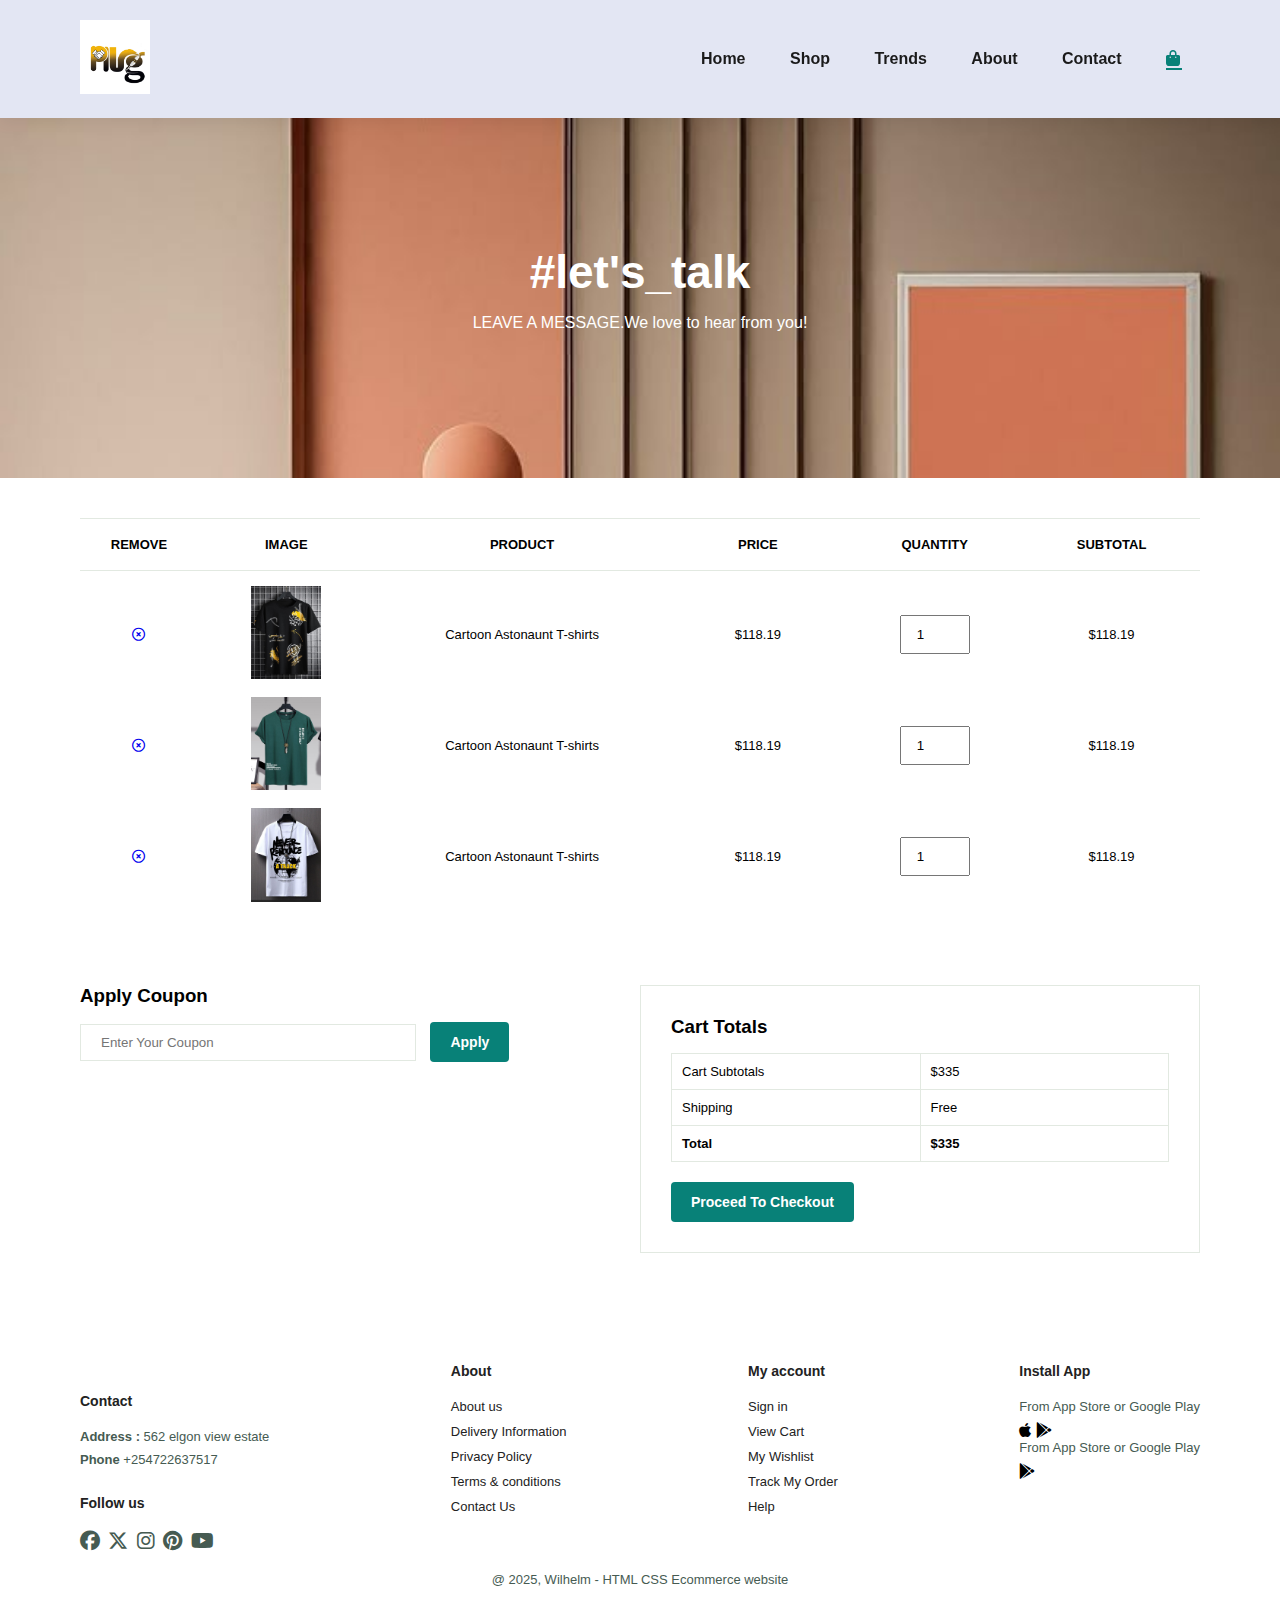
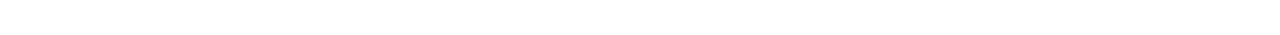
<file: cart.html>
<!DOCTYPE html>
<html lang="en">
  <head>
    <meta charset="UTF-8" />
    <meta name="viewport" content="width=device-width, initial-scale=1.0" />
    <title>Document</title>
    <link rel="stylesheet" href="index.css" />
    <link rel="stylesheet" href="" />
    <link
      rel="stylesheet"
      href="https://cdnjs.cloudflare.com/ajax/libs/font-awesome/6.7.2/css/all.min.css"
      integrity="sha512-Evv84Mr4kqVGRNSgIGL/F/aIDqQb7xQ2vcrdIwxfjThSH8CSR7PBEakCr51Ck+w+/U6swU2Im1vVX0SVk9ABhg=="
      crossorigin="anonymous"
      referrerpolicy="no-referrer"
    />
  </head>
  <body>
    <section id="header">
      <a href="#"
        ><img src="New folder/IMG-20250320-WA0007.jpg" class="logo" alt=""
      /></a>

      <div>
        <ul id="navbar">
          <li><a href="index.html">Home</a></li>
          <li><a href="shop.html">Shop</a></li>
          <li><a href="blog.html">Trends</a></li>
          <li><a href="about.html">About</a></li>
          <li><a href="contact.html">Contact</a></li>
          <li id="lg-bag">
            <a class="active" href="cart.html"
              ><i class="fas fa-shopping-bag"></i
            ></a>
          </li>
          <i class="fas fa-close" onclick="closenavbar()"></i>
        </ul>
        <i class="fas fa-bars" onclick="opennavbar()"></i>
      </div>
    </section>

    <section id="page-header" class="about-header">
      <h2>#let's_talk</h2>

      <p>LEAVE A MESSAGE.We love to hear from you!</p>
    </section>

    <section id="cart" class="section-p1">
      <table width="100%">
        <thead>
          <tr>
            <td>Remove</td>
            <td>Image</td>
            <td>Product</td>
            <td>Price</td>
            <td>Quantity</td>
            <td>Subtotal</td>
          </tr>
        </thead>
        <tbody>
          <tr>
            <td>
              <a href="#"><i class="far fa-times-circle"></i></a>
            </td>
            <td>
              <img
                src="images/items/0a1fa4059b845a1a1faba0d9e19b688c.jpg"
                alt=""
              />
            </td>
            <td>Cartoon Astonaunt T-shirts</td>
            <td>$118.19</td>
            <td><input type="number" value="1" /></td>
            <td>$118.19</td>
          </tr>

          <tr>
            <td>
              <a href="#"><i class="far fa-times-circle"></i></a>
            </td>
            <td>
              <img
                src="images/items/0a58927c74fa88e512ca23d3ba8c40c8.jpg"
                alt=""
              />
            </td>
            <td>Cartoon Astonaunt T-shirts</td>
            <td>$118.19</td>
            <td><input type="number" value="1" /></td>
            <td>$118.19</td>
          </tr>

          <tr>
            <td>
              <a href="#"><i class="far fa-times-circle"></i></a>
            </td>
            <td>
              <img
                src="images/items/0d29bb2f959aa543cb2d95fb5710f868.jpg"
                alt=""
              />
            </td>
            <td>Cartoon Astonaunt T-shirts</td>
            <td>$118.19</td>
            <td><input type="number" value="1" /></td>
            <td>$118.19</td>
          </tr>
        </tbody>
      </table>
    </section>

    <section id="cart-add" class="section-p1">
      <div id="coupon">
        <h3>Apply Coupon</h3>
        <div>
          <input type="text" placeholder="Enter Your Coupon" />
          <button class="normal">Apply</button>
        </div>
      </div>
      <div id="subtotal">
        <h3>Cart Totals</h3>
        <table>
          <tr>
            <td>Cart Subtotals</td>
            <td>$335</td>
          </tr>
          <tr>
            <td>Shipping</td>
            <td>Free</td>
          </tr>
          <tr>
            <td><strong>Total</strong></td>
            <td><strong>$335</strong></td>
          </tr>
        </table>
        <button class="normal">Proceed To Checkout</button>
      </div>
    </section>

    <footer class="section-p1">
      <div class="col">
        <img class="logo" alt="" />
        <h4>Contact</h4>
        <p><strong>Address :</strong> 562 elgon view estate</p>
        <p><strong>Phone</strong> +254722637517</p>
        <div class="follow">
          <h4>Follow us</h4>
          <div class="icon">
            <a href="https://www.facebook.com"
              ><i class="fab fa-facebook"></i
            ></a>
            <a href="https://www.x.com"
              ><i class="fa-brands fa-x-twitter"></i
            ></a>
            <a href="https://www.instagram.com"
              ><i class="fa-brands fa-instagram"></i
            ></a>
            <a href="https://www.pinterest.com"
              ><i class="fa-brands fa-pinterest"></i
            ></a>
            <a href="https://www.youtube.com"><i class="fab fa-youtube"></i></a>
          </div>
        </div>
      </div>

      <div class="col">
        <h4>About</h4>
        <a href="#">About us</a>
        <a href="#">Delivery Information</a>
        <a href="#">Privacy Policy</a>
        <a href="#">Terms & conditions</a>
        <a href="#">Contact Us</a>
      </div>

      <div class="col">
        <h4>My account</h4>
        <a href="#">Sign in </a>
        <a href="#">View Cart</a>
        <a href="#">My Wishlist</a>
        <a href="#">Track My Order</a>
        <a href="#">Help</a>
      </div>

      <div class="col install">
        <h4>Install App</h4>
        <p>From App Store or Google Play</p>
        <div class="row">
          <i class="fa-brands fa-apple"></i>
          <i class="fa-brands fa-google-play"></i>
        </div>
        <p>From App Store or Google Play</p>
        <i class="fa-brands fa-google-play"></i>
      </div>

      <div class="copyright">
        <p>@ 2025, Wilhelm - HTML CSS Ecommerce website</p>
      </div>
    </footer>

    <script src="index.js"></script>
  </body>
</html>
</file>
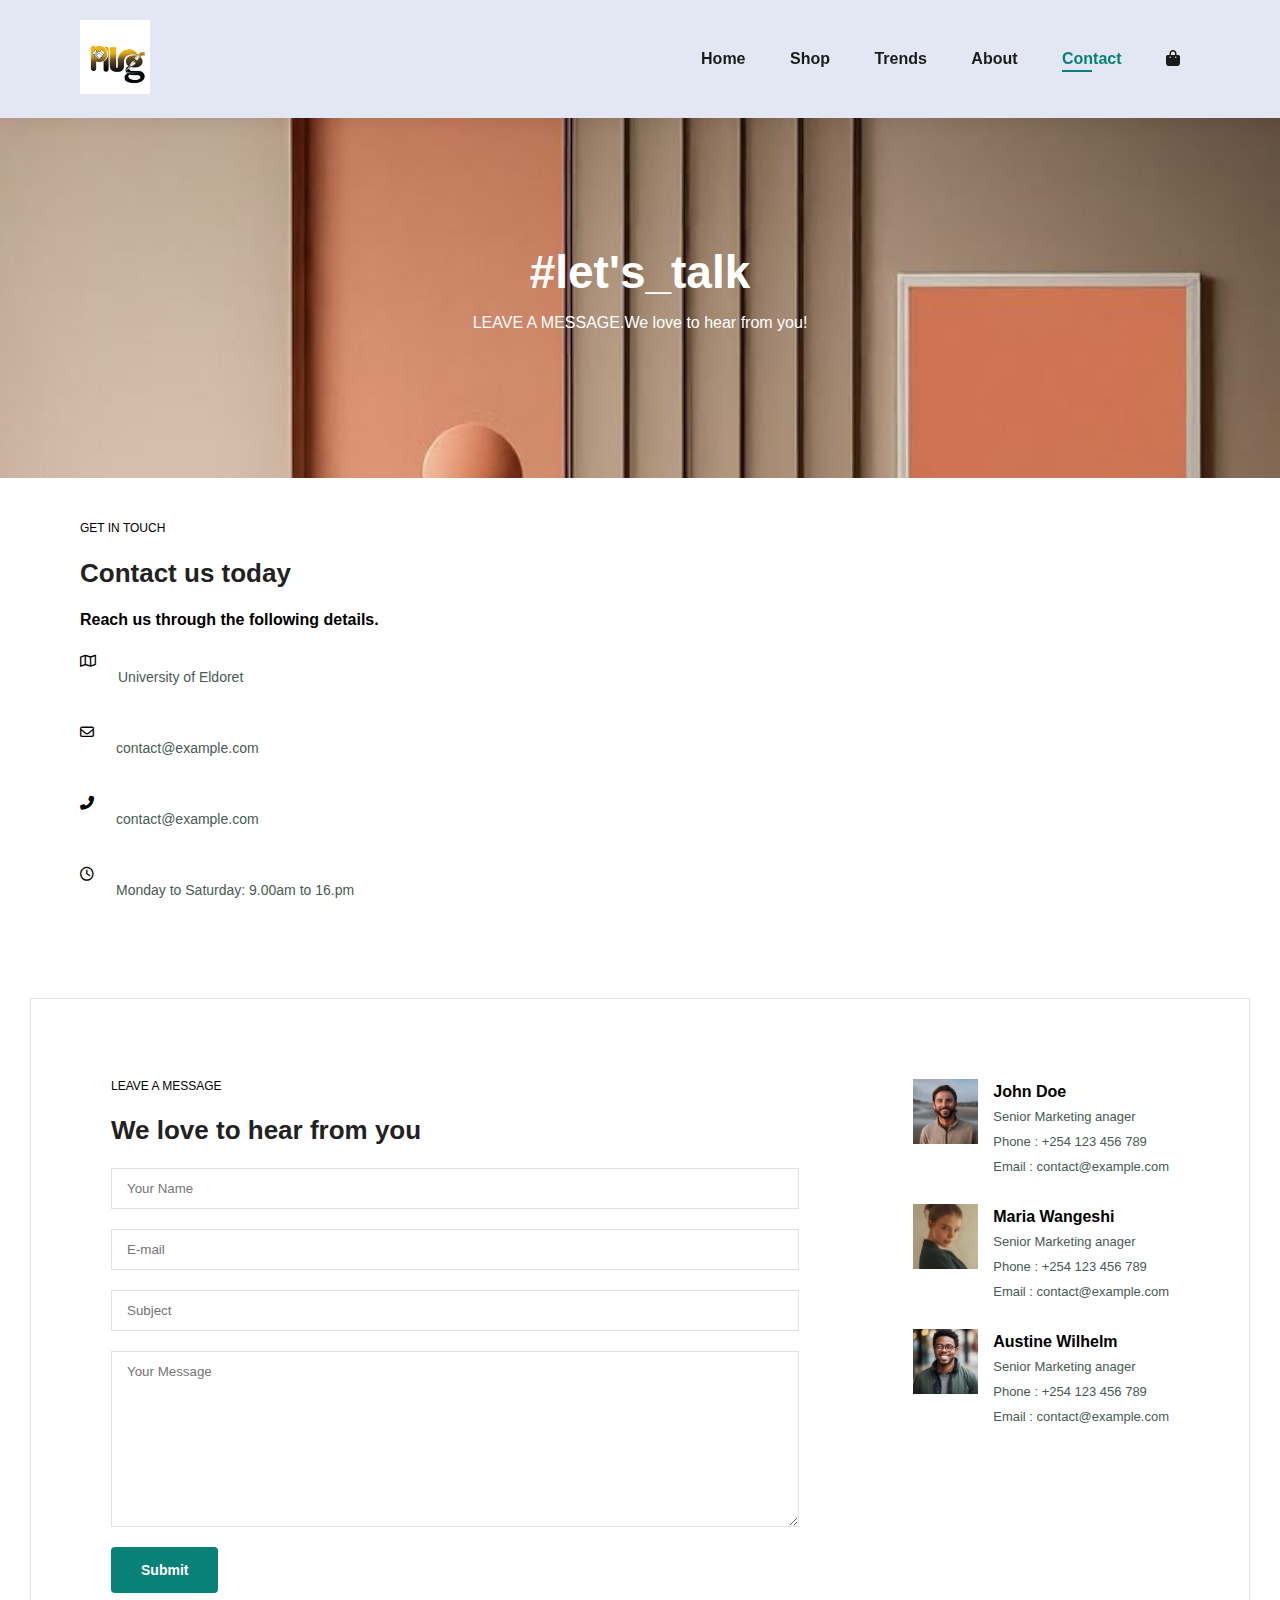
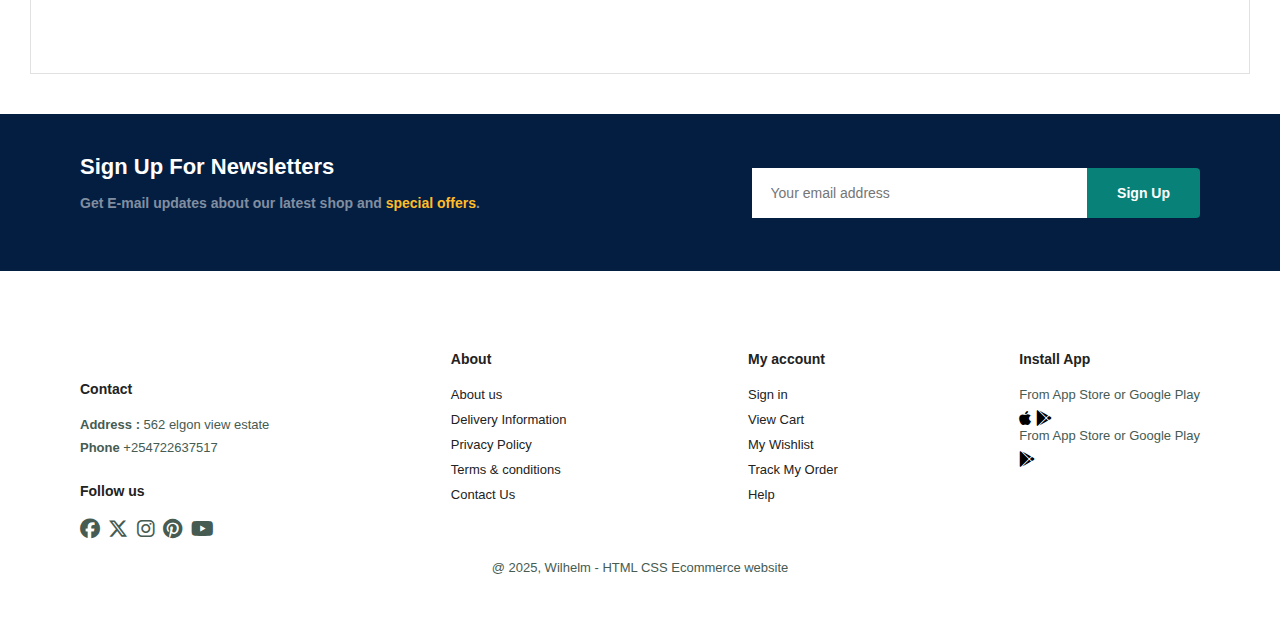
<file: contact.html>
<!DOCTYPE html>
<html lang="en">
  <head>
    <meta charset="UTF-8" />
    <meta name="viewport" content="width=device-width, initial-scale=1.0" />
    <title>Document</title>
    <link rel="stylesheet" href="index.css" />
    <link rel="stylesheet" href="" />
    <link
      rel="stylesheet"
      href="https://cdnjs.cloudflare.com/ajax/libs/font-awesome/6.7.2/css/all.min.css"
      integrity="sha512-Evv84Mr4kqVGRNSgIGL/F/aIDqQb7xQ2vcrdIwxfjThSH8CSR7PBEakCr51Ck+w+/U6swU2Im1vVX0SVk9ABhg=="
      crossorigin="anonymous"
      referrerpolicy="no-referrer"
    />
  </head>
  <body>
    <section id="header">
      <a href="#"
        ><img src="New folder/IMG-20250320-WA0007.jpg" class="logo" alt=""
      /></a>

      <div>
        <ul id="navbar">
          <li><a href="index.html">Home</a></li>
          <li><a href="shop.html">Shop</a></li>
          <li><a href="blog.html">Trends</a></li>
          <li><a href="about.html">About</a></li>
          <li><a class="active" href="contact.html">Contact</a></li>
          <li id="lg-bag">
            <a href="cart.html"><i class="fas fa-shopping-bag"></i></a>
          </li>
          <i class="fas fa-close" onclick="closenavbar()"></i>
        </ul>
        <i class="fas fa-bars" onclick="opennavbar()"></i>
      </div>
    </section>

    <section id="page-header" class="about-header">
      <h2>#let's_talk</h2>

      <p>LEAVE A MESSAGE.We love to hear from you!</p>
    </section>

    <section id="contact-details" class="section-p1">
      <div class="details">
        <span>GET IN TOUCH</span>
        <h2>Contact us today</h2>
        <h3>Reach us through the following details.</h3>
        <div>
          <li>
            <i class="far fa-map"></i>
            <p>University of Eldoret</p>
          </li>
          <li>
            <i class="far fa-envelope"></i>
            <p>contact@example.com</p>
          </li>
          <li>
            <i class="fas fa-phone-alt"></i>
            <p>contact@example.com</p>
          </li>
          <li>
            <i class="far fa-clock"></i>
            <p>Monday to Saturday: 9.00am to 16.pm</p>
          </li>
        </div>
      </div>
      <div class="map">
        <iframe
          src="https://www.google.com/maps/embed?pb=!1m18!1m12!1m3!1d3989.6148254754844!2d35.30369687403673!3d0.5786815635711507!2m3!1f0!2f0!3f0!3m2!1i1024!2i768!4f13.1!3m3!1m2!1s0x17810541e3489189%3A0x28d1867590abe426!2sUNIVERSITY%20OF%20ELDORET%2C%20MAIN%20CAMPUS%20Admin%20block!5e0!3m2!1sen!2ske!4v1741467689155!5m2!1sen!2ske"
          width="600"
          height="450"
          style="border: 0"
          allowfullscreen=""
          loading="lazy"
          referrerpolicy="no-referrer-when-downgrade"
        ></iframe>
      </div>
    </section>

    <section id="form-details">
      <form action="">
        <span>LEAVE A MESSAGE</span>
        <h2>We love to hear from you</h2>
        <input type="text" placeholder="Your Name" required />
        <input type="text" placeholder="E-mail" required />
        <input type="text" placeholder="Subject" required />
        <textarea
          name=""
          id=""
          cols="30"
          rows="10"
          placeholder="Your Message"
        ></textarea>
        <button class="normal">Submit</button>
      </form>
      <div class="people">
        <div>
          <img src="New folder/5996a5971c681c80b5ddd3416c767a82.jpg" alt="" />
          <p>
            <span>John Doe</span>Senior Marketing anager <br />
            Phone : +254 123 456 789 <br />
            Email : contact@example.com
          </p>
        </div>

        <div>
          <img src="New folder/a8fb554fde1e25fc97a494871ca63f95.jpg" alt="" />
          <p>
            <span>Maria Wangeshi</span>Senior Marketing anager <br />
            Phone : +254 123 456 789 <br />
            Email : contact@example.com
          </p>
        </div>

        <div>
          <img src="New folder/f04bc7f4b16a2fc94078139ad03e6f88.jpg" alt="" />
          <p>
            <span>Austine Wilhelm</span>Senior Marketing anager <br />
            Phone : +254 123 456 789 <br />
            Email : contact@example.com
          </p>
        </div>
      </div>
    </section>

    <section id="newsletter" class="section-p1 section-m1">
      <div class="newstext">
        <h4>Sign Up For Newsletters</h4>
        <p>
          Get E-mail updates about our latest shop and
          <span>special offers</span>.
        </p>
      </div>
      <div class="form">
        <input type="text" placeholder="Your email address" />
        <button class="normal">Sign Up</button>
      </div>
    </section>

    <footer class="section-p1">
      <div class="col">
        <img class="logo" alt="" />
        <h4>Contact</h4>
        <p><strong>Address :</strong> 562 elgon view estate</p>
        <p><strong>Phone</strong> +254722637517</p>
        <div class="follow">
          <h4>Follow us</h4>
          <div class="icon">
            <a href="https://www.facebook.com"
              ><i class="fab fa-facebook"></i
            ></a>
            <a href="https://www.x.com"
              ><i class="fa-brands fa-x-twitter"></i
            ></a>
            <a href="https://www.instagram.com"
              ><i class="fa-brands fa-instagram"></i
            ></a>
            <a href="https://www.pinterest.com"
              ><i class="fa-brands fa-pinterest"></i
            ></a>
            <a href="https://www.youtube.com"><i class="fab fa-youtube"></i></a>
          </div>
        </div>
      </div>

      <div class="col">
        <h4>About</h4>
        <a href="#">About us</a>
        <a href="#">Delivery Information</a>
        <a href="#">Privacy Policy</a>
        <a href="#">Terms & conditions</a>
        <a href="#">Contact Us</a>
      </div>

      <div class="col">
        <h4>My account</h4>
        <a href="#">Sign in </a>
        <a href="#">View Cart</a>
        <a href="#">My Wishlist</a>
        <a href="#">Track My Order</a>
        <a href="#">Help</a>
      </div>

      <div class="col install">
        <h4>Install App</h4>
        <p>From App Store or Google Play</p>
        <div class="row">
          <i class="fa-brands fa-apple"></i>
          <i class="fa-brands fa-google-play"></i>
        </div>
        <p>From App Store or Google Play</p>
        <i class="fa-brands fa-google-play"></i>
      </div>

      <div class="copyright">
        <p>@ 2025, Wilhelm - HTML CSS Ecommerce website</p>
      </div>
    </footer>

    <script src="index.js"></script>
  </body>
</html>
</file>
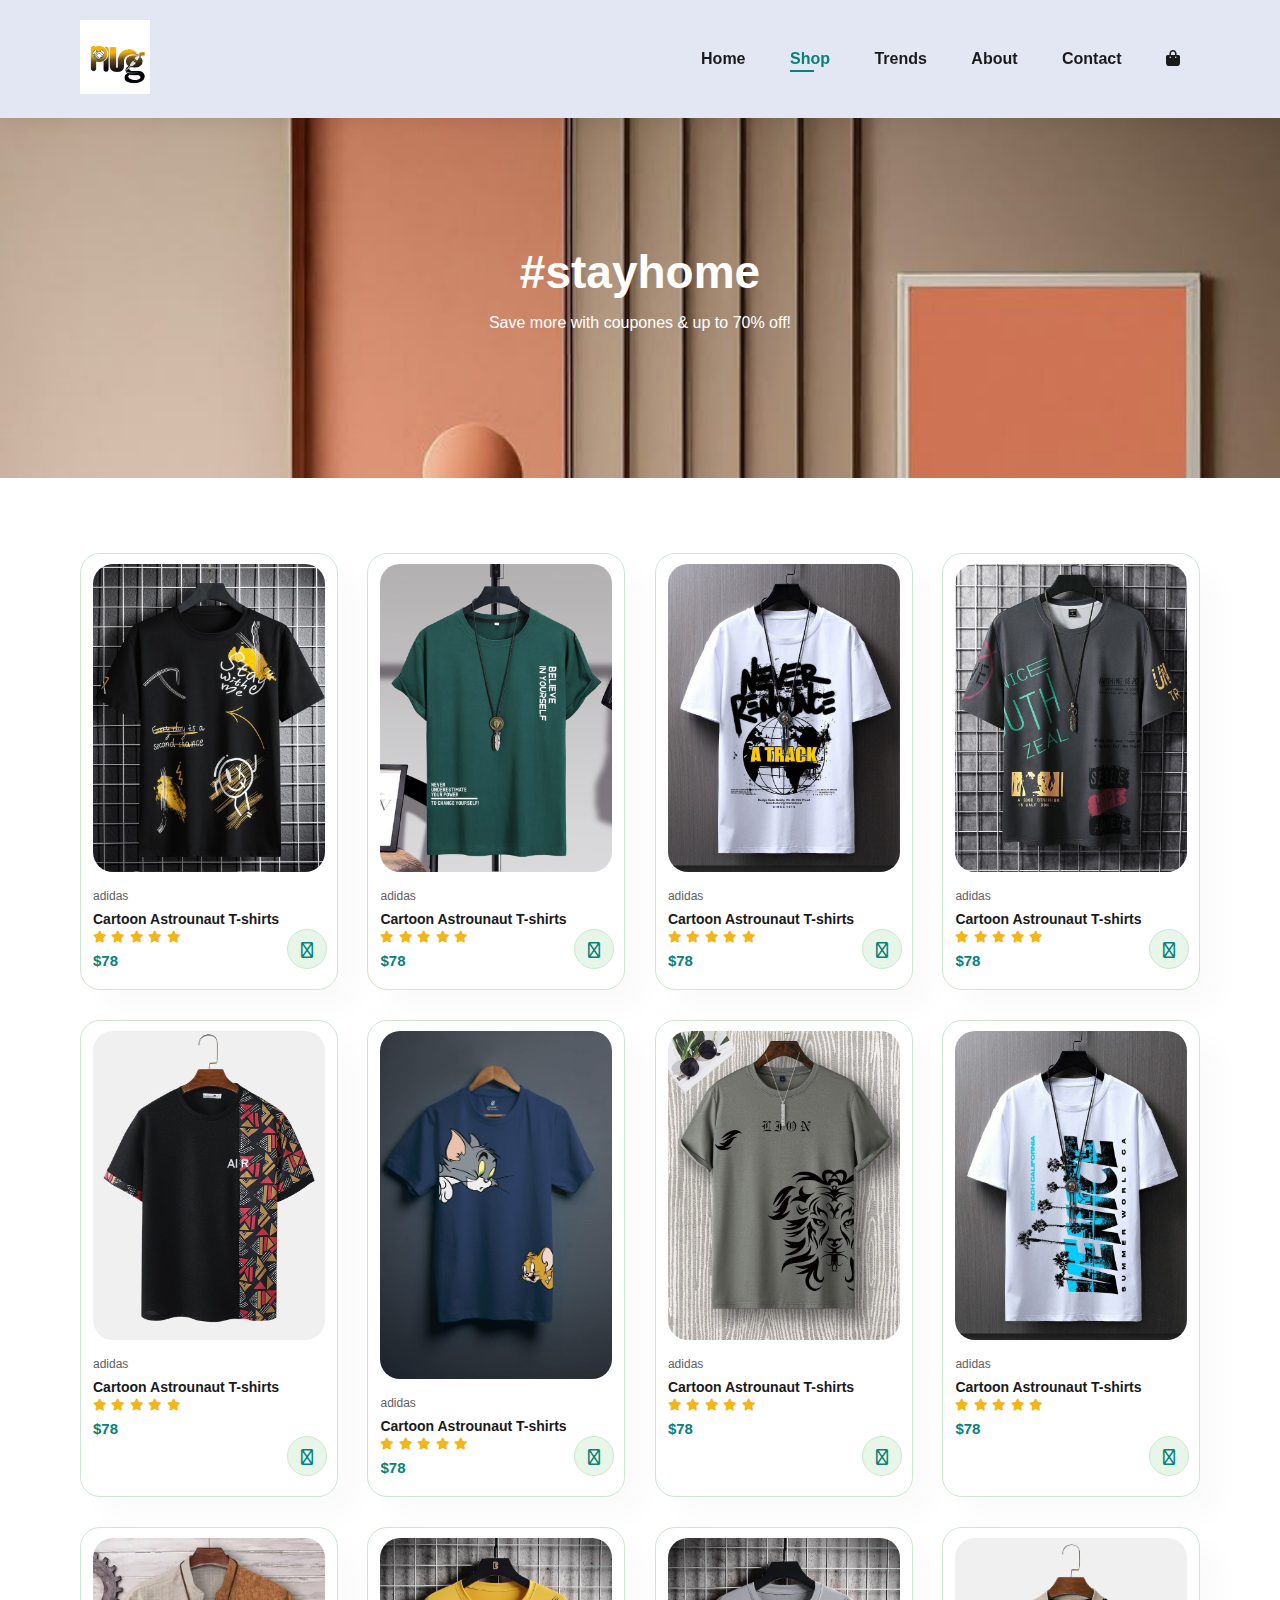
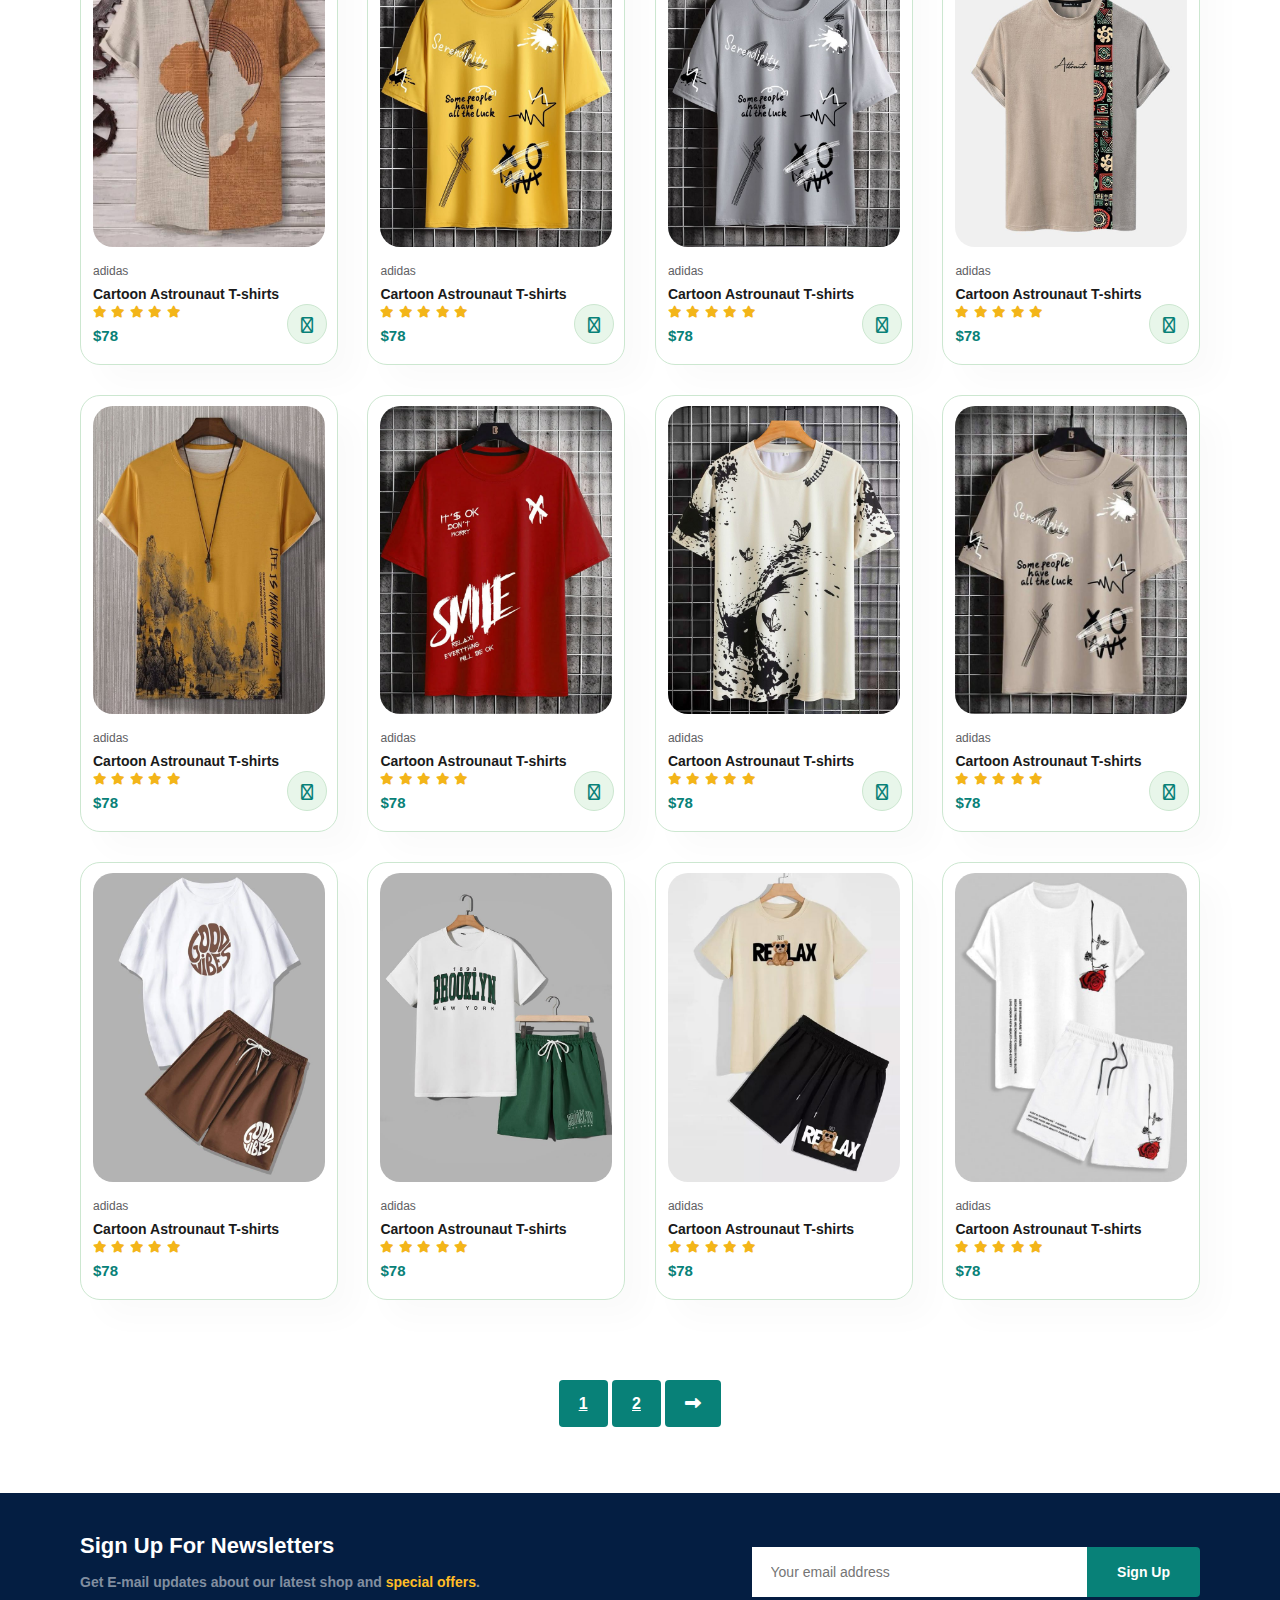
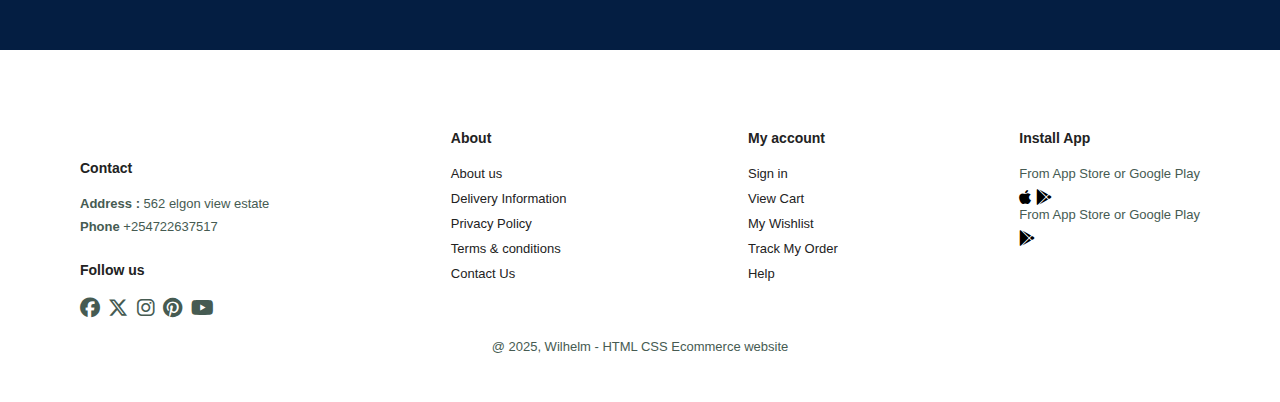
<file: shop.html>
<!DOCTYPE html>
<html lang="en">
  <head>
    <meta charset="UTF-8" />
    <meta name="viewport" content="width=device-width, initial-scale=1.0" />
    <title>Document</title>
    <link rel="stylesheet" href="index.css" />
    <link rel="stylesheet" href="" />
    <link
    rel="stylesheet"
    href="https://cdnjs.cloudflare.com/ajax/libs/font-awesome/6.7.2/css/all.min.css"
    integrity="sha512-Evv84Mr4kqVGRNSgIGL/F/aIDqQb7xQ2vcrdIwxfjThSH8CSR7PBEakCr51Ck+w+/U6swU2Im1vVX0SVk9ABhg=="
    crossorigin="anonymous"
    referrerpolicy="no-referrer"
  />
  </head>
  <body>
    <section id="header">
      <a href="#"><img src="New folder/IMG-20250320-WA0007.jpg" class="logo" alt="" /></a>

      <div>
        <ul id="navbar">
          <li><a href="index.html">Home</a></li>
          <li><a class="active" href="shop.html">Shop</a></li>
          <li><a href="blog.html">Trends</a></li>
          <li><a href="about.html">About</a></li>
          <li><a href="contact.html">Contact</a></li>
          <li id="lg-bag">
            <a href="cart.html"><i class="fas fa-shopping-bag"></i></a>
          </li>
          <i class="fas fa-close" onclick="closenavbar()"></i>
        </ul>

      </div>
      <i class="fas fa-bars" onclick="opennavbar()"></i>
    </section>

    <section id="page-header">
      <h2>#stayhome</h2>

      <p>Save more with coupones & up to 70% off!</p>
    </section>

    <section id="product1" class="section-p1">
      <div class="pro-container">
        <div class="pro" onclick="window.location.href='sproduct.html';">
          <img src="images/items/0a1fa4059b845a1a1faba0d9e19b688c.jpg" alt="" />
          <div class="des">
            <span>adidas</span>
            <h5>Cartoon Astrounaut T-shirts</h5>
            <div class="star">
              <i class="fas fa-star"></i>
              <i class="fas fa-star"></i>
              <i class="fas fa-star"></i>
              <i class="fas fa-star"></i>
              <i class="fas fa-star"></i>
            </div>
            <h4>$78</h4>
          </div>
          <a href="#"> <i class="fa-solid fa-cart-shopping"></i></i></a>
        </div>

        <div class="pro">
          <img src="images/items/0a58927c74fa88e512ca23d3ba8c40c8.jpg" alt="" />
          <div class="des">
            <span>adidas</span>
            <h5>Cartoon Astrounaut T-shirts</h5>
            <div class="star">
              <i class="fas fa-star"></i>
              <i class="fas fa-star"></i>
              <i class="fas fa-star"></i>
              <i class="fas fa-star"></i>
              <i class="fas fa-star"></i>
            </div>
            <h4>$78</h4>
          </div>
          <a href="#"> <i class="fa-solid fa-cart-shopping"></i></i></a>
        </div>

        <div class="pro">
          <img src="images/items/0d29bb2f959aa543cb2d95fb5710f868.jpg" alt="" />
          <div class="des">
            <span>adidas</span>
            <h5>Cartoon Astrounaut T-shirts</h5>
            <div class="star">
              <i class="fas fa-star"></i>
              <i class="fas fa-star"></i>
              <i class="fas fa-star"></i>
              <i class="fas fa-star"></i>
              <i class="fas fa-star"></i>
            </div>
            <h4>$78</h4>
          </div>
          <a href="#"> <i class="fa-solid fa-cart-shopping"></i></i></a>
        </div>

        <div class="pro">
          <img src="images/items/3f4f262eb944daf504e6b6fc8575fbe6.jpg" alt="" />
          <div class="des">
            <span>adidas</span>
            <h5>Cartoon Astrounaut T-shirts</h5>
            <div class="star">
              <i class="fas fa-star"></i>
              <i class="fas fa-star"></i>
              <i class="fas fa-star"></i>
              <i class="fas fa-star"></i>
              <i class="fas fa-star"></i>
            </div>
            <h4>$78</h4>
          </div>
          <a href="#"> <i class="fa-solid fa-cart-shopping"></i></i></a>
        </div>

        <div class="pro">
          <img src="images/items/6cc85c19e5dd4052a1f95851c5dcbb13.jpg" alt="" />
          <div class="des">
            <span>adidas</span>
            <h5>Cartoon Astrounaut T-shirts</h5>
            <div class="star">
              <i class="fas fa-star"></i>
              <i class="fas fa-star"></i>
              <i class="fas fa-star"></i>
              <i class="fas fa-star"></i>
              <i class="fas fa-star"></i>
            </div>
            <h4>$78</h4>
          </div>
          <a href="#"> <i class="fa-solid fa-cart-shopping"></i></i></a>
        </div>

        <div class="pro">
          <img src="images/items/20ff1f8c2c924607318410dba603c77a.jpg" alt="" />
          <div class="des">
            <span>adidas</span>
            <h5>Cartoon Astrounaut T-shirts</h5>
            <div class="star">
              <i class="fas fa-star"></i>
              <i class="fas fa-star"></i>
              <i class="fas fa-star"></i>
              <i class="fas fa-star"></i>
              <i class="fas fa-star"></i>
            </div>
            <h4>$78</h4>
          </div>
          <a href="#"> <i class="fa-solid fa-cart-shopping"></i></i></a>
        </div>

        <div class="pro">
          <img src="images/items/49f941446bbf79f693f2b342c8b84b5a.jpg" alt="" />
          <div class="des">
            <span>adidas</span>
            <h5>Cartoon Astrounaut T-shirts</h5>
            <div class="star">
              <i class="fas fa-star"></i>
              <i class="fas fa-star"></i>
              <i class="fas fa-star"></i>
              <i class="fas fa-star"></i>
              <i class="fas fa-star"></i>
            </div>
            <h4>$78</h4>
          </div>
          <a href="#"> <i class="fa-solid fa-cart-shopping"></i></a></i></a>
        </div>

        <div class="pro">
          <img src="images/items/67a09d58fefe2c8affa83d279270f108.jpg" alt="" />
          <div class="des">
            <span>adidas</span>
            <h5>Cartoon Astrounaut T-shirts</h5>
            <div class="star">
              <i class="fas fa-star"></i>
              <i class="fas fa-star"></i>
              <i class="fas fa-star"></i>
              <i class="fas fa-star"></i>
              <i class="fas fa-star"></i>
            </div>
            <h4>$78</h4>
          </div>
          <a href="#"> <i class="fa-solid fa-cart-shopping"></i></i></a>
        </div>

        <div class="pro">
          <img src="images/items/91ab5490273f45a5dd3f5c709ac87e6a.jpg" alt="" />
          <div class="des">
            <span>adidas</span>
            <h5>Cartoon Astrounaut T-shirts</h5>
            <div class="star">
              <i class="fas fa-star"></i>
              <i class="fas fa-star"></i>
              <i class="fas fa-star"></i>
              <i class="fas fa-star"></i>
              <i class="fas fa-star"></i>
            </div>
            <h4>$78</h4>
          </div>
          <a href="#"> <i class="fa-solid fa-cart-shopping"></i></i></a>
        </div>

        <div class="pro">
          <img src="images/items/139f055c83cf4f3e94538fe0b4fdb45c.jpg" alt="" />
          <div class="des">
            <span>adidas</span>
            <h5>Cartoon Astrounaut T-shirts</h5>
            <div class="star">
              <i class="fas fa-star"></i>
              <i class="fas fa-star"></i>
              <i class="fas fa-star"></i>
              <i class="fas fa-star"></i>
              <i class="fas fa-star"></i>
            </div>
            <h4>$78</h4>
          </div>
          <a href="#"> <i class="fa-solid fa-cart-shopping"></i></i></a>
        </div>

        <div class="pro">
          <img src="images/items/01955d39d51b112fe5095e9e1629efa8.jpg" alt="" />
          <div class="des">
            <span>adidas</span>
            <h5>Cartoon Astrounaut T-shirts</h5>
            <div class="star">
              <i class="fas fa-star"></i>
              <i class="fas fa-star"></i>
              <i class="fas fa-star"></i>
              <i class="fas fa-star"></i>
              <i class="fas fa-star"></i>
            </div>
            <h4>$78</h4>
          </div>
          <a href="#"> <i class="fa-solid fa-cart-shopping"></i></i></a>
        </div>

        <div class="pro">
          <img src="images/items/3824b281c386fa011e59f5a3dade0943.jpg" alt="" />
          <div class="des">
            <span>adidas</span>
            <h5>Cartoon Astrounaut T-shirts</h5>
            <div class="star">
              <i class="fas fa-star"></i>
              <i class="fas fa-star"></i>
              <i class="fas fa-star"></i>
              <i class="fas fa-star"></i>
              <i class="fas fa-star"></i>
            </div>
            <h4>$78</h4>
          </div>
          <a href="#"> <i class="fa-solid fa-cart-shopping"></i></i></a>
        </div>

        <div class="pro">
          <img src="images/items/d16812dcc3a442c791bcd24cdfaf75ad.jpg" alt="" />
          <div class="des">
            <span>adidas</span>
            <h5>Cartoon Astrounaut T-shirts</h5>
            <div class="star">
              <i class="fas fa-star"></i>
              <i class="fas fa-star"></i>
              <i class="fas fa-star"></i>
              <i class="fas fa-star"></i>
              <i class="fas fa-star"></i>
            </div>
            <h4>$78</h4>
          </div>
          <a href="#"> <i class="fa-solid fa-cart-shopping"></i></i></a>
        </div>

        <div class="pro">
          <img src="images/items/9571905974fe905af642ba9847959014.jpg" alt="" />
          <div class="des">
            <span>adidas</span>
            <h5>Cartoon Astrounaut T-shirts</h5>
            <div class="star">
              <i class="fas fa-star"></i>
              <i class="fas fa-star"></i>
              <i class="fas fa-star"></i>
              <i class="fas fa-star"></i>
              <i class="fas fa-star"></i>
            </div>
            <h4>$78</h4>
          </div>
          <a href="#"> <i class="fa-solid fa-cart-shopping"></i></i></a>
        </div>

        <div class="pro">
          <img src="images/items/ab50876f97f1d1519dfd90c18f965ed8.jpg" alt="" />
          <div class="des">
            <span>adidas</span>
            <h5>Cartoon Astrounaut T-shirts</h5>
            <div class="star">
              <i class="fas fa-star"></i>
              <i class="fas fa-star"></i>
              <i class="fas fa-star"></i>
              <i class="fas fa-star"></i>
              <i class="fas fa-star"></i>
            </div>
            <h4>$78</h4>
          </div>
          <a href="#"> <i class="fa-solid fa-cart-shopping"></i></i></a>
        </div>

        <div class="pro">
          <img src="images/items/c95f5c8898211c831e0cb5d58203fd52.jpg" alt="" />
          <div class="des">
            <span>adidas</span>
            <h5>Cartoon Astrounaut T-shirts</h5>
            <div class="star">
              <i class="fas fa-star"></i>
              <i class="fas fa-star"></i>
              <i class="fas fa-star"></i>
              <i class="fas fa-star"></i>
              <i class="fas fa-star"></i>
            </div>
            <h4>$78</h4>
          </div>
          <a href="#"> <i class="fa-solid fa-cart-shopping"></i></i></a>
        </div>

        <div class="pro" onclick="window.location.href='sproduct.html';">
          <img src="images/items/f87e9e29f05328022d3445b0840c00be.jpg" alt="" />
          <div class="des">
            <span>adidas</span>
            <h5>Cartoon Astrounaut T-shirts</h5>
            <div class="star">
              <i class="fas fa-star"></i>
              <i class="fas fa-star"></i>
              <i class="fas fa-star"></i>
              <i class="fas fa-star"></i>
              <i class="fas fa-star"></i>
            </div>
            <h4>$78</h4>
          </div>
          <a href="#"> <i class="fal fa-shopping-cart cart"></i></a>
        </div>

        <div class="pro" onclick="window.location.href='sproduct.html';">
          <img src="images/items/d0a0fcceccb724f5223926584463c67f.jpg" alt="" />
          <div class="des">
            <span>adidas</span>
            <h5>Cartoon Astrounaut T-shirts</h5>
            <div class="star">
              <i class="fas fa-star"></i>
              <i class="fas fa-star"></i>
              <i class="fas fa-star"></i>
              <i class="fas fa-star"></i>
              <i class="fas fa-star"></i>
            </div>
            <h4>$78</h4>
          </div>
          <a href="#"> <i class="fal fa-shopping-cart cart"></i></a>
        </div>

        <div class="pro" onclick="window.location.href='sproduct.html';">
          <img src="images/items/ce0497e7260c0280c4b4e96364c930cc.jpg" alt="" />
          <div class="des">
            <span>adidas</span>
            <h5>Cartoon Astrounaut T-shirts</h5>
            <div class="star">
              <i class="fas fa-star"></i>
              <i class="fas fa-star"></i>
              <i class="fas fa-star"></i>
              <i class="fas fa-star"></i>
              <i class="fas fa-star"></i>
            </div>
            <h4>$78</h4>
          </div>
          <a href="#"> <i class="fal fa-shopping-cart cart"></i></a>
        </div>

        <div class="pro" onclick="window.location.href='sproduct.html';">
          <img src="images/items/90735b3fe4372b099b58c4cb856f79dd.jpg" alt="" />
          <div class="des">
            <span>adidas</span>
            <h5>Cartoon Astrounaut T-shirts</h5>
            <div class="star">
              <i class="fas fa-star"></i>
              <i class="fas fa-star"></i>
              <i class="fas fa-star"></i>
              <i class="fas fa-star"></i>
              <i class="fas fa-star"></i>
            </div>
            <h4>$78</h4>
          </div>
          <a href="#"> <i class="fal fa-shopping-cart cart"></i></a>
        </div>
      </div>
    </section>

    <section id="pagination" class="section-p1">
      <a href="#">1</a>
      <a href="#">2</a>
      <a href="#"><i class="far fa-long-arrow-alt-right"></i></a>
    </section>

    <section id="newsletter" class="section-p1 section-m1">
      <div class="newstext">
        <h4>Sign Up For Newsletters</h4>
        <p>
          Get E-mail updates about our latest shop and
          <span>special offers</span>.
        </p>
      </div>
      <div class="form">
        <input type="text" placeholder="Your email address" />
        <button class="normal">Sign Up</button>
      </div>
    </section>

    <footer class="section-p1">
      <div class="col">
        <img class="logo" alt="" />
        <h4>Contact</h4>
        <p><strong>Address :</strong> 562 elgon view estate</p>
        <p><strong>Phone</strong> +254722637517</p>
        <div class="follow">
          <h4>Follow us</h4>
          <div class="icon">
            <a href="https://www.facebook.com"><i class="fab fa-facebook"></i></a>
            <a href="https://www.x.com"><i class="fa-brands fa-x-twitter"></i></a>
            <a href="https://www.instagram.com"><i class="fa-brands fa-instagram"></i></a>
            <a href="https://www.pinterest.com"><i class="fa-brands fa-pinterest"></i></a>
            <a href="https://www.youtube.com"><i class="fab fa-youtube"></i></a>
          </div>
        </div>
      </div>

      <div class="col">
        <h4>About</h4>
        <a href="#">About us</a>
        <a href="#">Delivery Information</a>
        <a href="#">Privacy Policy</a>
        <a href="#">Terms & conditions</a>
        <a href="#">Contact Us</a>
      </div>

      <div class="col">
        <h4>My account</h4>
        <a href="#">Sign in </a>
        <a href="#">View Cart</a>
        <a href="#">My Wishlist</a>
        <a href="#">Track My Order</a>
        <a href="#">Help</a>
      </div>

      <div class="col install">
        <h4>Install App</h4>
        <p>From App Store or Google Play</p>
        <div class="row">
          <i class="fa-brands fa-apple"></i>
          <i class="fa-brands fa-google-play"></i>
        </div>
        <p>From App Store or Google Play</p>
        <i class="fa-brands fa-google-play"></i>
      </div>

      <div class="copyright">
        <p>@ 2025, Wilhelm - HTML CSS Ecommerce website</p>
      </div>
    </footer>

    <script src="index.js"></script>
  </body>
</html>
</file>
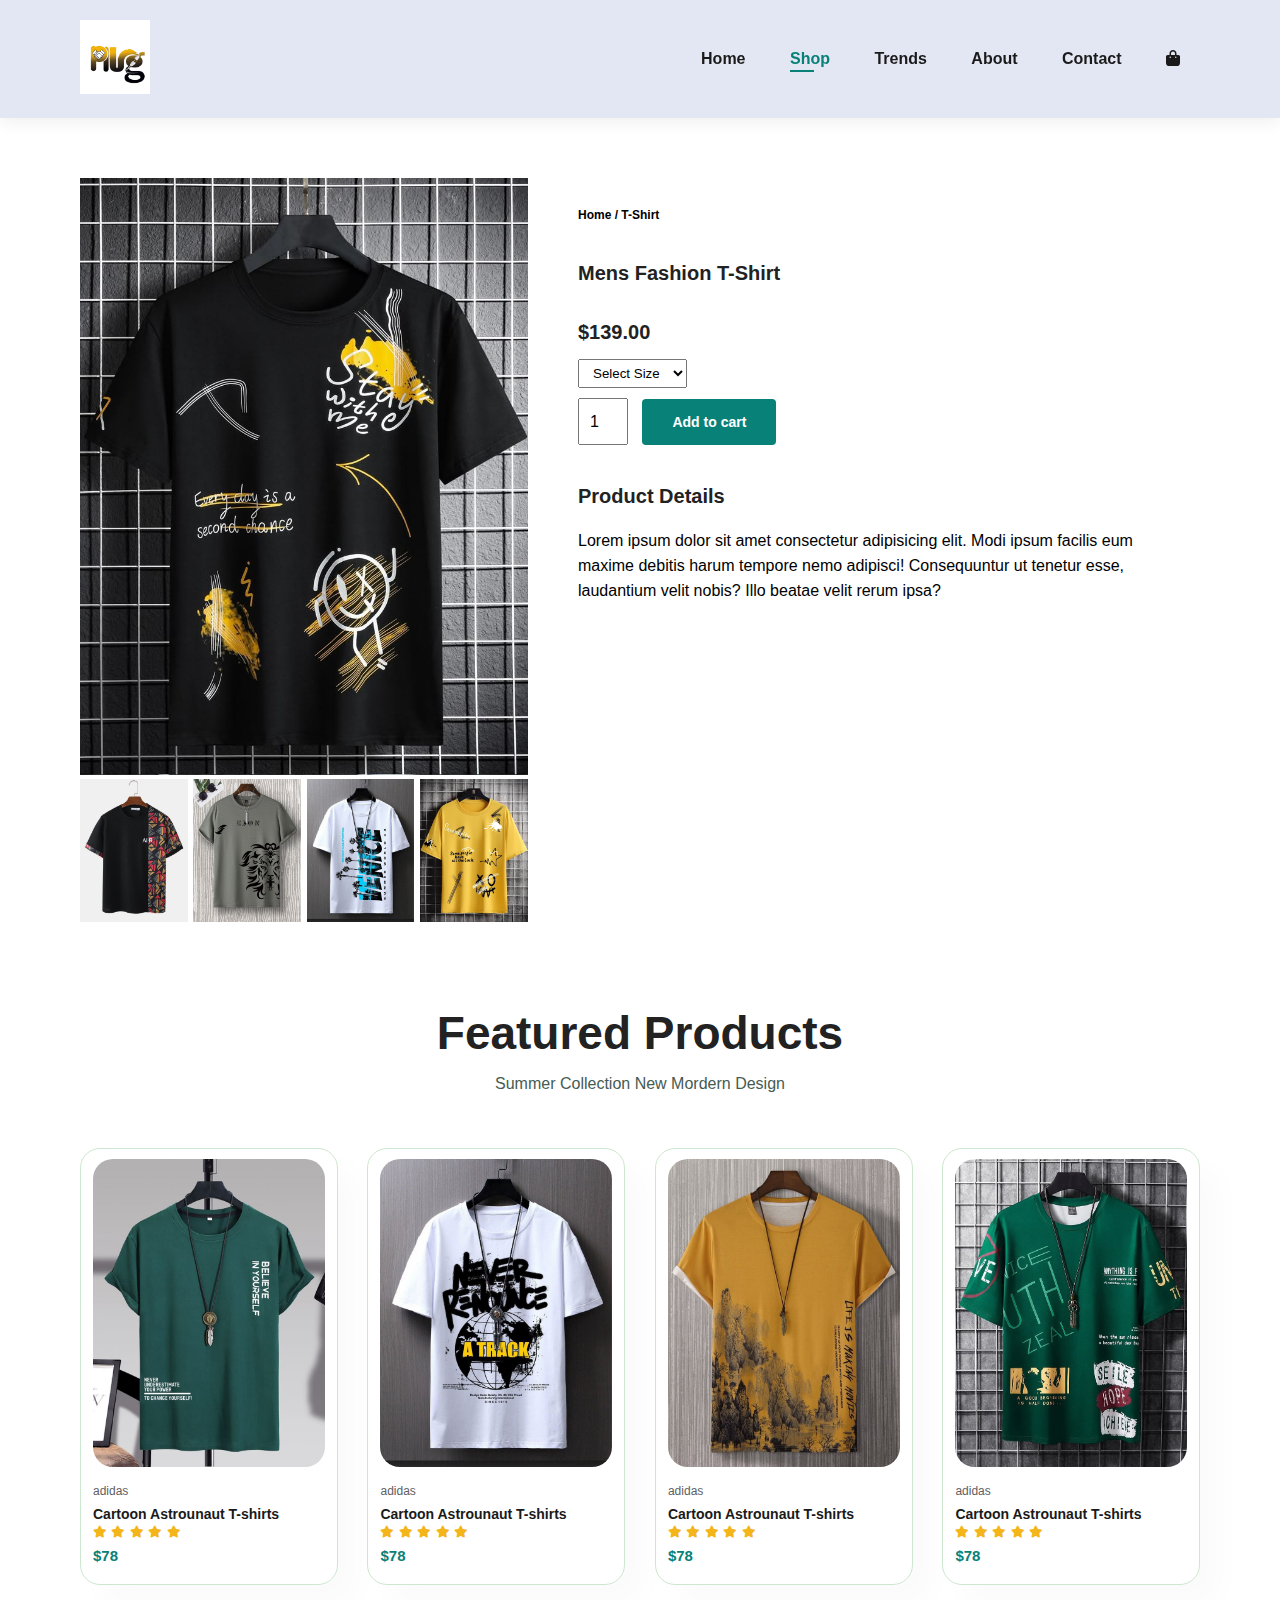
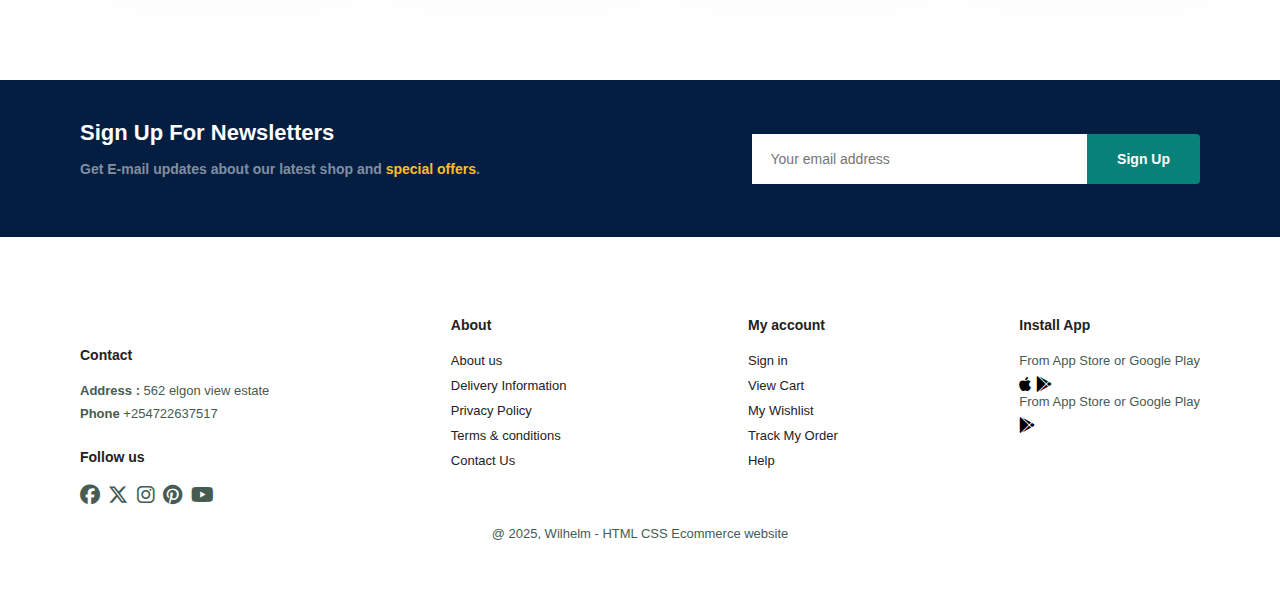
<file: sproduct.html>
<!DOCTYPE html>
<html lang="en">
  <head>
    <meta charset="UTF-8" />
    <meta name="viewport" content="width=device-width, initial-scale=1.0" />
    <title>Document</title>
    <link rel="stylesheet" href="index.css" />
    <link rel="stylesheet" href="" />
    <link
      rel="stylesheet"
      href="https://cdnjs.cloudflare.com/ajax/libs/font-awesome/6.7.2/css/all.min.css"
      integrity="sha512-Evv84Mr4kqVGRNSgIGL/F/aIDqQb7xQ2vcrdIwxfjThSH8CSR7PBEakCr51Ck+w+/U6swU2Im1vVX0SVk9ABhg=="
      crossorigin="anonymous"
      referrerpolicy="no-referrer"
    />
  </head>
  <body>
    <section id="header">
      <a href="#"
        ><img src="New folder/IMG-20250320-WA0007.jpg" class="logo" alt=""
      /></a>

      <div>
        <ul id="navbar">
          <li><a href="index.html">Home</a></li>
          <li><a class="active" href="shop.html">Shop</a></li>
          <li><a href="blog.html">Trends</a></li>
          <li><a href="about.html">About</a></li>
          <li><a href="contact.html">Contact</a></li>
          <li id="lg-bag">
            <a href="cart.html"><i class="fas fa-shopping-bag"></i></a>
          </li>
          <i class="fas fa-close" onclick="closenavbar()"></i>
        </ul>
        <i class="fas fa-bars" onclick="opennavbar()"></i>
      </div>
    </section>

    <section id="prodetails" class="section-p1">
      <div class="single-pro-image">
        <img
          src="images/items/0a1fa4059b845a1a1faba0d9e19b688c.jpg"
          alt=""
          width="100%"
          id="MainImg"
        />

        <div class="small-img-group">
          <div class="small-img-col">
            <img
              src="images/items/6cc85c19e5dd4052a1f95851c5dcbb13.jpg"
              alt=""
              width="100%"
              class="small-img"
            />
          </div>

          <div class="small-img-col">
            <img
              src="images/items/49f941446bbf79f693f2b342c8b84b5a.jpg"
              alt=""
              width="100%"
              class="small-img"
            />
          </div>

          <div class="small-img-col">
            <img
              src="images/items/67a09d58fefe2c8affa83d279270f108.jpg"
              alt=""
              width="100%"
              class="small-img"
            />
          </div>

          <div class="small-img-col">
            <img
              src="images/items/139f055c83cf4f3e94538fe0b4fdb45c.jpg"
              alt=""
              width="100%"
              class="small-img"
            />
          </div>
        </div>
      </div>

      <div class="single-pro-details">
        <h6>Home / T-Shirt</h6>
        <h4>Mens Fashion T-Shirt</h4>
        <h2>$139.00</h2>
        <select>
          <option>Select Size</option>
          <option>XL</option>
          <option>XXL</option>
          <option>Small</option>
        </select>
        <input type="number" value="1" />
        <button class="normal">Add to cart</button>
        <h4>Product Details</h4>
        <span
          >Lorem ipsum dolor sit amet consectetur adipisicing elit. Modi ipsum
          facilis eum maxime debitis harum tempore nemo adipisci! Consequuntur
          ut tenetur esse, laudantium velit nobis? Illo beatae velit rerum
          ipsa?</span
        >
      </div>
    </section>

    <section id="product1" class="section-p1">
      <h2>Featured Products</h2>
      <p>Summer Collection New Mordern Design</p>
      <div class="pro-container">
        <div class="pro">
          <img src="images/items/0a58927c74fa88e512ca23d3ba8c40c8.jpg" alt="" />
          <div class="des">
            <span>adidas</span>
            <h5>Cartoon Astrounaut T-shirts</h5>
            <div class="star">
              <i class="fas fa-star"></i>
              <i class="fas fa-star"></i>
              <i class="fas fa-star"></i>
              <i class="fas fa-star"></i>
              <i class="fas fa-star"></i>
            </div>
            <h4>$78</h4>
          </div>
          <a href="#"> <i class="fal fa-shopping-cart cart"></i></a>
        </div>

        <div class="pro">
          <img src="images/items/0d29bb2f959aa543cb2d95fb5710f868.jpg" alt="" />
          <div class="des">
            <span>adidas</span>
            <h5>Cartoon Astrounaut T-shirts</h5>
            <div class="star">
              <i class="fas fa-star"></i>
              <i class="fas fa-star"></i>
              <i class="fas fa-star"></i>
              <i class="fas fa-star"></i>
              <i class="fas fa-star"></i>
            </div>
            <h4>$78</h4>
          </div>
          <a href="#"> <i class="fal fa-shopping-cart cart"></i></a>
        </div>

        <div class="pro">
          <img src="images/items/d16812dcc3a442c791bcd24cdfaf75ad.jpg" alt="" />
          <div class="des">
            <span>adidas</span>
            <h5>Cartoon Astrounaut T-shirts</h5>
            <div class="star">
              <i class="fas fa-star"></i>
              <i class="fas fa-star"></i>
              <i class="fas fa-star"></i>
              <i class="fas fa-star"></i>
              <i class="fas fa-star"></i>
            </div>
            <h4>$78</h4>
          </div>
          <a href="#"> <i class="fal fa-shopping-cart cart"></i></a>
        </div>

        <div class="pro">
          <img src="images/items/f4a601eaab176ab1143eeb6997f7ef55.jpg" alt="" />
          <div class="des">
            <span>adidas</span>
            <h5>Cartoon Astrounaut T-shirts</h5>
            <div class="star">
              <i class="fas fa-star"></i>
              <i class="fas fa-star"></i>
              <i class="fas fa-star"></i>
              <i class="fas fa-star"></i>
              <i class="fas fa-star"></i>
            </div>
            <h4>$78</h4>
          </div>
          <a href="#"> <i class="fal fa-shopping-cart cart"></i></a>
        </div>
      </div>
    </section>

    <section id="newsletter" class="section-p1 section-m1">
      <div class="newstext">
        <h4>Sign Up For Newsletters</h4>
        <p>
          Get E-mail updates about our latest shop and
          <span>special offers</span>.
        </p>
      </div>
      <div class="form">
        <input type="text" placeholder="Your email address" />
        <button class="normal">Sign Up</button>
      </div>
    </section>

    <footer class="section-p1">
      <div class="col">
        <img class="logo" alt="" />
        <h4>Contact</h4>
        <p><strong>Address :</strong> 562 elgon view estate</p>
        <p><strong>Phone</strong> +254722637517</p>
        <div class="follow">
          <h4>Follow us</h4>
          <div class="icon">
            <a href="https://www.facebook.com"
              ><i class="fab fa-facebook"></i
            ></a>
            <a href="https://www.x.com"
              ><i class="fa-brands fa-x-twitter"></i
            ></a>
            <a href="https://www.instagram.com"
              ><i class="fa-brands fa-instagram"></i
            ></a>
            <a href="https://www.pinterest.com"
              ><i class="fa-brands fa-pinterest"></i
            ></a>
            <a href="https://www.youtube.com"><i class="fab fa-youtube"></i></a>
          </div>
        </div>
      </div>

      <div class="col">
        <h4>About</h4>
        <a href="#">About us</a>
        <a href="#">Delivery Information</a>
        <a href="#">Privacy Policy</a>
        <a href="#">Terms & conditions</a>
        <a href="#">Contact Us</a>
      </div>

      <div class="col">
        <h4>My account</h4>
        <a href="#">Sign in </a>
        <a href="#">View Cart</a>
        <a href="#">My Wishlist</a>
        <a href="#">Track My Order</a>
        <a href="#">Help</a>
      </div>

      <div class="col install">
        <h4>Install App</h4>
        <p>From App Store or Google Play</p>
        <div class="row">
          <i class="fa-brands fa-apple"></i>
          <i class="fa-brands fa-google-play"></i>
        </div>
        <p>From App Store or Google Play</p>
        <i class="fa-brands fa-google-play"></i>
      </div>

      <div class="copyright">
        <p>@ 2025, Wilhelm - HTML CSS Ecommerce website</p>
      </div>
    </footer>

    <script>
      var MainImg = document.getElementById("MainImg");
      var smallimg = document.getElementsByClassName("small-img");

      smallimg[0].onclick = function () {
        MainImg.src = smallimg[0].src;
      };

      smallimg[1].onclick = function () {
        MainImg.src = smallimg[1].src;
      };

      smallimg[2].onclick = function () {
        MainImg.src = smallimg[2].src;
      };

      smallimg[3].onclick = function () {
        MainImg.src = smallimg[3].src;
      };
    </script>

    <script src="index.js"></script>
  </body>
</html>
</file>
<file: index.css>
* {
  margin: 0;
  padding: 0;
  box-sizing: border-box;
  font-family: Arial, Helvetica, sans-serif;
}

html{
  scroll-behavior: smooth;
}

h1 {
  font-size: 50px;
  line-height: 64px;
  color: #222;
}

h2 {
  font-size: 46px;
  line-height: 54px;
  color: #222;
}

h4 {
  font-size: 20px;
  color: #222;
}

h6 {
  font-weight: 700;
  font-size: 12px;
}

p {
  font-size: 16px;
  color: #465b52;
  margin: 15px 0 20px 0;
}

.section-p1 {
  padding: 40px 80px;
}

.section-m1 {
  margin: 40px 0;
}

button.normal {
  font-size: 14px;
  font-weight: 600;
  padding: 15px 30px;
  color: #000;
  background-color: #fff;
  border-radius: 4px;
  cursor: pointer;
  border: none;
  outline: none;
  transition: 0.2s;
}

button.white {
  font-size: 13px;
  font-weight: 600;
  padding: 11px 18px;
  color: #fff;
  background-color: transparent;
  cursor: pointer;
  border: 1px solid #fff;
  outline: none;
  transition: 0.2s;
}

body {
  width: 100%;
}

#header {
  display: flex;
  align-items: center;
  justify-content: space-between;
  padding: 20px 80px;
  background-color: #e3e6f3;
  box-shadow: 0 5px 15px rgba(0, 0, 0, 0.06);
  z-index: 999;
  position: sticky;
  top: 0;
  left: 0;
}

#header .logo {
  width: 70px;
}

#header .fas{
  display: none;
}

 #lg-bag .fas{
  display: block;
}

#navbar li {
  display: inline-block;
  list-style-type: none;
  padding: 0 20px;
  position: relative;
}

#navbar li a {
  text-decoration: none;
  font-size: 16px;
  font-weight: 600;
  color: #1a1a1a;
  transition: 0.3s ease;
}

#navbar li a:hover {
  color: #088178;
}

#navbar li a:hover,
#navbar li a.active {
  color: #088178;
}

#navbar li a.active::after,
#navbar li a:hover::after {
  content: "";
  width: 30%;
  height: 2px;
  background: #088178;
  position: absolute;
  bottom: -4px;
  left: 20px;
}


/*Home page*/
#hero {
  background-image: url("images/eacbd3ac6a3d097d54dd5a6d9c8f47b7.jpg");
  height: 90vh;
  width: 100%;
  /*image alignment*/
  background-repeat: no-repeat;
  background-size: cover;
  padding: 0 80px;
  display: flex;
  flex-direction: column;
  align-items: flex-start;
  justify-content: center;
}

#hero h4 {
  color:white;

  padding-bottom: 15px;
}

#hero h1 {
  color: #fff;
  
}

#hero h2{
  color: #fff;
}

#hero p{
  color: #fff;
}

#hero button {
  background-image: url("images/5d14801e39863eaf0da1f3623795a461.jpg");
  background-color: #fff;
  color: #088178;
  border: 0;
  padding: 14px 80px 14px 65px;
  background-repeat: no-repeat;
  cursor: pointer;
  font-weight: 700;
  font-size: 15px;
  transition: color 0.5s;
}

#hero button:hover{
  
  color: white;
}
#feature {
  display: flex;
  align-items: center;
  justify-content: space-between;
  flex-wrap: wrap;
  padding-top:50px ;
}

#feature .fe-box {
  width: 180px;
  text-align: center;
  padding: 25px 15px;
  box-shadow: 20px 20px 34px rgba(0, 0, 0, 0.03);
  border: 1px solid #cce7d0;
  border-radius: 4px;
  margin: 15px 0;
}

#feature .fe-box:hover {
  box-shadow: 10px 10px 54px rgba(70, 62, 221, 0.1);
}

#feature .fe-box img {
  width: 100%;
  margin-bottom: 10px;
}

#feature .fe-box h6 {
  display: inline-block;
  padding: 9px 8px 6px 8px;
  line-height: 1;
  border-radius: 4px;
  color: #088178;
  background-color: #fddde4;
}

#feature .fe-box:nth-child(2) h6 {
  background-color: #cdebbc;
}

#feature .fe-box:nth-child(3) h6 {
  background-color: #d1e8f2;
}

#feature .fe-box:nth-child(4) h6 {
  background-color: #cdd4f8;
}

#feature .fe-box:nth-child(5) h6 {
  background-color: #f6dbf6;
}

#feature .fe-box:nth-child(6) h6 {
  background-color: #fff2e5;
}

#product1 {
  text-align: center;
}

#product1 .pro-container {
  display: flex;
  justify-content: space-between;
  padding-top: 20px;
  flex-wrap: wrap;
}

#product1 .pro {
  width: 23%;
  min-width: 250px;
  padding: 10px 12px;
  border: 1px solid #cce7d0;
  border-radius: 20px;
  cursor: pointer;
  box-shadow: 20px 20px 30px rgba(0, 0, 0, 0.02);
  margin: 15px 0;
  transition: 0.2s ease;
  position: relative;
}

#product1 .pro:hover {
  box-shadow: 20px 20px 30px rgba(0, 0, 0, 0.06);
}

#product1 .pro img {
  width: 100%;
  border-radius: 20px;
}

#product1 .pro .des {
  text-align: start;
  padding: 10px 0;
}

#product1 .pro .des span {
  color: #606063;
  font-size: 12px;
}

#product1 .pro .des h5 {
  padding-top: 7px;
  color: #1a1a1a;
  font-size: 14px;
}

#product1 .pro .des i {
  font-size: 12px;
  color: rgb(243, 181, 25);
}

#product1 .pro .des h4 {
  padding-top: 7px;
  font-size: 15px;
  font-weight: 700;
  color: #088178;
}

#product1 .pro .fa-cart-shopping {
  width: 40px;
  height: 40px;
  line-height: 40px;
  border-radius: 50px;
  background-color: #e8f6ea;
  font-weight: 500;
  color: #088178;
  border: 1px solid #cce7d0;
  position: absolute;
  bottom: 20px;
  right: 10px;
}

#banner {
  display: flex;
  flex-direction: column;
  justify-content: center;
  align-items: center;
  text-align: center;
  background-image: url("images/eacbd3ac6a3d097d54dd5a6d9c8f47b7.jpg");
  width: 100%;
  height: 40vh;
  background-size: cover;
  background-position: center;
}

#banner h4 {
  color: #fff;
  font-size: 16px;
}

#banner h2 {
  color: #fff;
  font-size: 30px;
  padding: 10px 0;
}

#banner h2 span {
  color: #ef3636;
}

#banner button:hover {
  background: #088178;
  color: #fff;
}

#sm-banner {
  display: flex;
  flex-direction: row;
  justify-content: center;
  align-items: center;
  

}
#sm-banner .banner-box {
  display: flex;
  flex-direction: column;
  justify-content: center;
  align-items:flex-start;
  text-align: center;
  background-image: url("images/df1a1d8126bfbf59ac38b1bb810be209.jpg");
  width:50%;
  height: 50vh;
  background-size: cover;
  background-position: center;
  padding: 30px;
}

#sm-banner .banner-box2 {
  background-image: url("images/df1a1d8126bfbf59ac38b1bb810be209.jpg ");
}

#sm-banner h4 {
  color: #fff;
  font-size: 20px;
  font-weight: 300;
}

#sm-banner h2 {
  color: #fff;
  font-size: 28px;
  font-weight: 800;
}
#sm-banner span {
  color: #fff;
  font-size: 14px;
  font-weight: 500;
  padding-bottom: 15px;
}

#sm-banner .banner-box:hover button {
  background: #088178;
  border: 1px solid #088178;
}

#banner3 {
  display: flex;
  justify-content: space-between;
  flex-wrap: wrap;
  padding: 0 80px;
}

#banner3 .banner-box {
  display: flex;
  flex-direction: column;
  justify-content: center;
  align-items: flex-start;
  text-align: center;
  background-image: url("images/8fbc05e8d03714de47b24a12d6085619.jpg");
  min-width: 30%;
  height: 40vh;
  background-size: cover;
  background-position: center;
  padding: 20px;
  margin-bottom: 20px;
}

#banner3 .banner-box2 {
  background-image: url("images/df1a1d8126bfbf59ac38b1bb810be209.jpg");
}

#banner3 .banner-box3 {
  background-image: url("images/2641367c02bb0e0027d937e5f343dd21.jpg");
}

#banner3 h2 {
  color: #fff;
  font-weight: 900;
  font-size: 22px;
}

#banner3 h3 {
  color: #ec544e;
  font-weight: 800;
  font-size: 15px;
}

#newsletter {
  display: flex;
  justify-content: space-between;
  flex-wrap: wrap;
  align-items: center;
  background-image: url("");
  background-repeat: no-repeat;
  background-position: 20% 30%;
  background-color: #041e42;
}

#newsletter h4 {
  font-size: 22px;
  font-weight: 700;
  color: #fff;
}

#newsletter p {
  font-size: 14px;
  font-weight: 600;
  color: #818ea0;
}

#newsletter p span {
  color: #ffbd27;
}

#newsletter .form {
  display: flex;
  width: 40%;
}

#newsletter input {
  height: 3.125rem;
  padding: 0 1.25em;
  font-size: 14px;
  width: 100%;
  border: 1px solid transparent;
  outline: none;
  border-top-right-radius: 0;
  border-bottom-right-radius: 0;
}

#newsletter button {
  background-color: #088178;
  color: #fff;
  white-space: nowrap;
  border-top-left-radius: 0;
  border-bottom-left-radius: 0;
}

footer {
  display: flex;
  justify-content: space-between;
  flex-wrap: wrap;
}

footer .col {
  display: flex;
  flex-direction: column;
  align-items: flex-start;
  margin-bottom: 20px;
}

footer .logo {
  margin-bottom: 30px;
}

footer h4 {
  font-size: 14px;
  padding-bottom: 20px;
}

footer p {
  font-size: 13px;
  margin: 0 0 8px 0;
}

footer a {
  font-size: 13px;
  text-decoration: none;
  color: #222;
  margin-bottom: 10px;
}

footer .follow {
  margin-top: 20px;
}

footer .follow i {
  font-size: 20px;
  color: #465b52;
  padding-right: 4px;
  cursor: pointer;
}

footer .install .row img {
  border: 1px solid #088178;
  border-radius: 6px;
}

footer .install img {
  margin: 10px 0 15px 0;
}

footer .follow i:hover,
footer a:hover {
  color: #088178;
}

footer .copyright {
  width: 100%;
  text-align: center;
}

/*shop page*/

#page-header {
  background-image: url("images/8fbc05e8d03714de47b24a12d6085619.jpg");
  width: 100%;
  height: 40vh;
  background-size: cover;
  display: flex;
  justify-content: center;
  text-align: center;
  flex-direction: column;
  padding: 14px;
}

#page-header h2,
#page-header p {
  color: #fff;
}

#pagination {
  text-align: center;
}

#pagination a {
  text-transform: none;
  background-color: #088178;
  padding: 15px 20px;
  border-radius: 4px;
  color: #fff;
  font-weight: 600;
}

#pagination a i {
  font-size: 16px;
  font-weight: 600;
}
/*single product*/

#prodetails {
  display: flex;
  margin-top: 20px;
}

#prodetails .single-pro-image {
  width: 40%;
  margin-right: 50px;
}

.small-img-group {
  display: flex;
  justify-content: space-between;
}

.small-img-col {
  flex-basis: 24%;
  cursor: pointer;
}

#prodetails .single-pro-details {
  width: 50%;
  padding-top: 30px;
}

#prodetails .single-pro-details h4 {
  padding: 40px 0 20px 0;
}

#prodetails .single-pro-details h2 {
  font-size: 20px;
}

#prodetails .single-pro-details select {
  display: block;
  padding: 5px 10px;
  margin-bottom: 10px;
}

#prodetails .single-pro-details input {
  width: 50px;
  height: 47px;
  padding-left: 10px;
  font-size: 16px;
  margin-right: 10px;
}

#prodetails .single-pro-details input:focus {
  outline: none;
}

#prodetails .single-pro-details button {
  background-color: #088178;
  color: #fff;
}

#prodetails .single-pro-details span {
  line-height: 25px;
}

/*Blog page*/

#page-header .blog-header {
  background-image: url("");
}

#blog {
  padding: 150px 150px 0 150px;
}

#blog .blog-box {
  display: flex;
  align-items: center;
  width: 100%;
  position: relative;
  padding-bottom: 90px;
}

#blog .blog-img {
  width: 50%;
  margin-right: 40px;
}

#blog img {
  width: 100%;
  height: 300px;
  object-fit: cover;
}

#blog .blog-details {
  width: 50%;
}

#blog .blog-details a {
  text-decoration: none;
  font-size: 11px;
  color: #000;
  font-weight: 700;
  position: relative;
  transition: 0.3s;
}

#blog .blog-details a::after {
  content: "";
  width: 50px;
  height: 1px;
  background-color: #000;
  position: absolute;
  top: 4px;
  right: -60px;
}

#blog .blog-details a:hover {
  color: #088178;
}

#blog .blog-details a:hover::after {
  background-color: #088178;
}

#blog .blog-box h1 {
  position: absolute;
  top: -40px;
  left: 0;
  font-size: 70px;
  font-weight: 700;
  color: #c9cbce;
  z-index: -9;
}

/*About page*/
#page-header .about-header {
  background-image: url("");
}

#about-head {
  display: flex;
  align-items: center;
}

#about-head img {
  width: 50%;
  height: auto;
}

#about-head div {
  padding-left: 40px;
}

#about-app {
  text-align: center;
}

#about-app .video {
  width: 70%;
  height: 100%;
  margin: 30px auto 0 auto;
}

#about-app .video video {
  width: 100%;
  height: 100%;
  border-radius: 20px;
}

/*contact page*/
#contact-details {
  display: flex;
  align-items: center;
  justify-content: space-between;
}

#contact-details .details {
  width: 40%;
}

#contact-details .details span,
#form-details form span {
  font-size: 12px;
}

#contact-details .details h2,
#form-details form h2 {
  font-size: 26px;
  line-height: 35px;
  padding: 20px 0;
}

#contact-details .details h3 {
  font-size: 16px;
  padding-bottom: 15px;
}

#contact-details .details li {
  list-style-type: none;
  display: flex;
  padding: 10px 0;
}

#contact-details .details li i {
  font-size: 14px;
  padding-right: 22px;
}

#contact-details .details li p {
  margin: o;
  font-size: 14px;
}

#contact-details .map {
  width: 55%;
  height: 400px;
}

#contact-details .map iframe {
  width: 100%;
  height: 100%;
}

#form-details {
  display: flex;
  justify-content: space-between;
  margin: 30px;
  padding: 80px;
  border: 1px solid #e1e1e1;
}

#form-details form {
  width: 65%;
  display: flex;
  flex-direction: column;
  align-items: flex-start;
}

#form-details form input,
#form-details form textarea {
  width: 100%;
  padding: 12px 15px;
  outline: none;
  margin-bottom: 20px;
  border: 1px solid #e1e1e1;
}

#form-details form button {
  background-color: #088178;
  color: #fff;
}

#form-details .people div {
  padding-bottom: 25px;
  display: flex;
  align-items: flex-start;
}

#form-details .people div img {
  width: 65px;
  height: 65px;
  object-fit: cover;
  margin-right: 15px;
}

#form-details .people div p {
  margin: 0;
  font-size: 13px;
  line-height: 25px;
}

#form-details .people div p span {
  display: block;
  font-size: 16px;
  font-weight: 600;
  color: #000;
}

/*Cart page*/

#cart {
  overflow-x: auto;
}
#cart table {
  width: 100%;
  border-collapse: collapse;
  table-layout: fixed;
  white-space: nowrap;
}

#cart table img {
  width: 70px;
}

#cart table td:nth-child(1) {
  width: 100px;
  text-align: center;
}

#cart table td:nth-child(2) {
  width: 150px;
  text-align: center;
}

#cart table td:nth-child(3) {
  width: 250px;
  text-align: center;
}

#cart table td:nth-child(4),
#cart table td:nth-child(5),
#cart table td:nth-child(6) {
  width: 150px;
  text-align: center;
}

#cart table td:nth-child(5) input {
  width: 70px;
  padding: 10px 5px 10px 15px;
}

#cart table thead {
  border: 1px solid #e2e9e1;
  border-left: none;
  border-right: none;
}

#cart table thead td {
  font-weight: 700;
  text-transform: uppercase;
  font-size: 13px;
  padding: 18px 0;
}

#cart table tbody tr td {
  padding-top: 15px;
}

#cart table tbody td {
  font-size: 13px;
}

#cart-add {
  display: flex;
  flex-wrap: wrap;
  justify-content: space-between;
}

#coupon {
  width: 50%;
  margin-bottom: 30px;
}

#coupon h3,
#subtotal h3 {
  padding-bottom: 15px;
}

#coupon input {
  padding: 10px 20px;
  outline: none;
  width: 60%;
  margin-right: 10px;
  border: 1px solid #e2e9e1;
}

#coupon button,
#subtotal button {
  background-color: #088178;
  color: #fff;
  padding: 12px 20px;
}

#subtotal {
  width: 50%;
  margin-bottom: 30px;
  border: 1px solid #e2e9e1;
  padding: 30px;
}

#subtotal table {
  border-collapse: collapse;
  width: 100%;
  margin-bottom: 20px;
}

#subtotal table td {
  width: 50%;
  border: 1px solid #e2e9e1;
  padding: 10px;
  font-size: 13px;
}

.Returntop{
  font-size: 25px;
  font-weight: 600;
  color:red ;
  text-decoration-line:underline ;
}

.dropdown{
  display: none;
}




/*start media query*/
@media (max-width:1183px ) {
  .section-p1 {
    padding: 40px 40px;
  }

  #hero {
    height: 70vh;
    padding: 0 80px;
    background-position: top 30% right 30%;
  }

  #feature {
    justify-content: center;
  }

  #feature .fe-box {
    margin: 15px 15px;
  }

  #product .pro-container {
    justify-content: center;
  }

  #product .pro {
    margin: 15px;
  }

  #banner {
    height: 20vh;
  }
  #sm-banner .banner-box {
    width: 50%;
    
  }

  #banner3 {
    padding: 0 40px;
  }

  #banner3 .banner-box {
    width: 28%;
  }

  #newsletter .form {
    width: 70%;
  }

  /*Contact Page*/
  #form-details {
    padding: 40px;
  }

  #form-details form {
    width: 50%;
  }

  .fa-shopping-bag{
    font-size: 20px;
  }

}

@media  (max-width: 600px) {
  .section-p1 {
    padding: 20px;
  }

  #header {
    padding: 10px 30px;
  }

  #header .fas{
    display: block;
  }

  h1 {
    font-size: 38px;
  }

  h2 {
    font-size: 32px;
  }

  #navbar{
    background-color: #e3e6f3;
    width: 200px;
    height: 100%;
    z-index: 2;
    position: fixed;
    top: 0;
    right: -200px;
    transition: right 0.5s;
    padding: 80px 0 0 10px;
  }

  #navbar li{
    display: block;
    margin-bottom: 25px;
  }


  #navbar .fa-close{
    position:absolute;
    top:25px ;
    left:25px ;
    cursor: pointer;
  }

  .fa-bars{
    cursor: pointer;
  }

  #hero {
    padding: 0 20px;
    background-position: 55%;
  }
  #feature {
    justify-content: space-between;
  }

  #feature .fe-box {
    width: 155px;
    margin: 10px auto;
  }

  #product1 .pro {
    width: 100%;
    
  }

  #banner {
    height: 40vh;
  }

  #sm-banner{
    flex-direction: column;
  }

  #sm-banner .banner-box {
    height: 40vh;
    width: 100%;
  }

  #sm-banner .banner-box2 {
    margin-top: 20px;
  }
  #banner3 {
    padding: 0 20px;
  }

  #banner3 .banner-box {
    width: 100%;
  }

  #newsletter {
    padding: 40px 20px;
  }

  #newsletter .form {
    width: 100%;
  }

  footer .copyright {
    text-align: start;
  }

  /*single product*/

  #prodetails {
    display: flex;
    flex-direction: column;
  }

  #prodetails .single-pro-image {
    width: 100%;
    margin-right: 50px;
  }

  #prodetails .single-pro-details {
    width: 100%;
  }

  /*blog page*/

  #blog {
    padding: 100px 20px 0 20px;
  }

  #blog .blog-box {
    display: flex;
    flex-direction: column;
    align-items: flex-start;
  }

  #blog .blog-img {
    width: 100%;
    margin-right: 0px;
    margin-bottom: 30px;
  }

  #blog .blog-details {
    width: 100%;
  }

  /*About Page*/

  #about-head {
    flex-direction: column;
  }

  #about-head img {
    width: 100%;
    margin-bottom: 20px;
  }

  #about-head div {
    padding-left: 0px;
  }

  #about-head .video {
    width: 100%;
  }

  /*Contact Page*/

  #contact-details {
    flex-direction: column;
  }

  #contact-details .details {
    width: 100%;
    margin-bottom: 30px;
  }

  #contact-details .map {
    width: 100%;
  }

  #form-details {
    margin: 10px;
    padding: 30px 10px;
    flex-wrap: wrap;
  }

  #form-details form {
    width: 100%;
    margin-bottom: 30px;
  }

  /*Cart Page*/

  #cart-add {
    flex-direction: column;
  }

  #coupon {
    width: 100%;
  }

  #subtotal {
    width: 100%;
    padding: 20px;
  }
}
</file>
